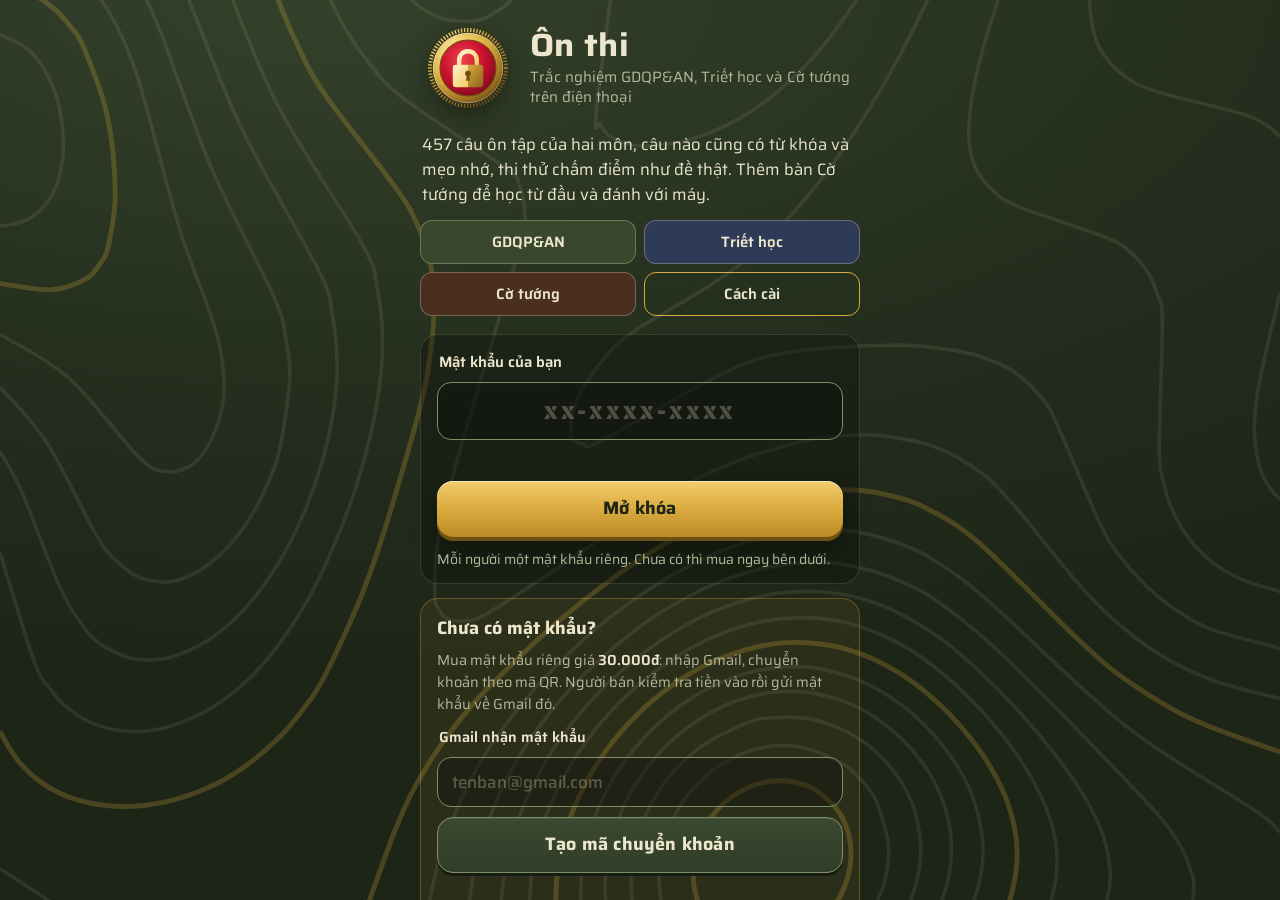
<file: index.html>
<!doctype html>
<html lang="vi">
<head>
<meta charset="utf-8">
<meta name="viewport" content="width=device-width, initial-scale=1, maximum-scale=1, user-scalable=no, viewport-fit=cover">
<meta name="color-scheme" content="dark">
<meta name="theme-color" content="#26301F">
<title>Ôn thi</title>
<link rel="stylesheet" href="fonts/fonts.css">
<link rel="stylesheet" href="app.css">
<link rel="stylesheet" href="mo_khoa.css">
<link rel="manifest" href="manifest.webmanifest">
<link rel="apple-touch-icon" href="icon/icon-180.png">
<link rel="icon" href="icon/icon-192.png">
<meta name="apple-mobile-web-app-capable" content="yes">
<meta name="mobile-web-app-capable" content="yes">
<meta name="apple-mobile-web-app-status-bar-style" content="black-translucent">
<meta name="apple-mobile-web-app-title" content="Ôn thi">
<link rel="stylesheet" href="co.css">
</head>
<body class="cho-mo">
<div id="nen" aria-hidden="true"></div>

<!-- Bảng màu kim loại dùng chung cho huy hiệu -->
<svg class="kho-hinh" aria-hidden="true" focusable="false" width="0" height="0">
  <defs>
    <radialGradient id="g-vang" cx="34%" cy="28%" r="78%">
      <stop offset="0" stop-color="#FFF3C4"/><stop offset=".28" stop-color="#F2CF73"/>
      <stop offset=".6" stop-color="#D9AA3D"/><stop offset=".86" stop-color="#9C7320"/><stop offset="1" stop-color="#6E4F12"/>
    </radialGradient>
    <radialGradient id="g-kim" cx="34%" cy="28%" r="78%">
      <stop offset="0" stop-color="#B9BF9C"/><stop offset=".35" stop-color="#859070"/>
      <stop offset=".75" stop-color="#58633F"/><stop offset="1" stop-color="#394228"/>
    </radialGradient>
    <radialGradient id="g-men-do" cx="40%" cy="34%" r="72%">
      <stop offset="0" stop-color="#F0444C"/><stop offset=".55" stop-color="#C8102E"/><stop offset="1" stop-color="#7A0A1C"/>
    </radialGradient>
    <radialGradient id="g-men-reu" cx="40%" cy="34%" r="72%">
      <stop offset="0" stop-color="#46553A"/><stop offset="1" stop-color="#232C1B"/>
    </radialGradient>
    <!-- Triết học: men xanh lam, kim loại ánh thép xanh -->
    <radialGradient id="g-men-lam" cx="40%" cy="34%" r="72%">
      <stop offset="0" stop-color="#5A93EC"/><stop offset=".55" stop-color="#2156B4"/><stop offset="1" stop-color="#0F2A66"/>
    </radialGradient>
    <radialGradient id="g-men-muc" cx="40%" cy="34%" r="72%">
      <stop offset="0" stop-color="#3D4866"/><stop offset="1" stop-color="#1B2133"/>
    </radialGradient>
    <radialGradient id="g-kim-lam" cx="34%" cy="28%" r="78%">
      <stop offset="0" stop-color="#BCC3D6"/><stop offset=".35" stop-color="#848DA8"/>
      <stop offset=".75" stop-color="#535C78"/><stop offset="1" stop-color="#343B52"/>
    </radialGradient>
    <linearGradient id="g-sao-sang" x1="0" y1="0" x2="1" y2="1">
      <stop offset="0" stop-color="#FFF6D2"/><stop offset="1" stop-color="#F2C95E"/>
    </linearGradient>
    <linearGradient id="g-sao-toi" x1="0" y1="0" x2="1" y2="1">
      <stop offset="0" stop-color="#D9AA3D"/><stop offset="1" stop-color="#8A6418"/>
    </linearGradient>
  </defs>
</svg>

<section id="man-chinh" class="man" aria-label="Trang chính">
  <div class="cuon" id="cuon-chinh">
    <div class="thanh-chinh">
      <button class="nut-menu" id="nut-menu" aria-label="Mở menu chọn cỡ đề" aria-expanded="false" aria-controls="menu">
        <svg viewBox="0 0 24 24" aria-hidden="true"><path d="M4 6.5h16M4 12h16M4 17.5h16"/></svg>
      </button>
      <div class="chon-mon" id="chon-mon" role="tablist" aria-label="Chọn môn" data-chon="qp">
        <i class="con-truot" aria-hidden="true"></i>
        <button role="tab" id="tab-qp" data-mon="qp" aria-selected="true" aria-controls="noi-dung">GDQP&amp;AN</button>
        <button role="tab" id="tab-tr" data-mon="tr" aria-selected="false" aria-controls="noi-dung" tabindex="-1">Triết học</button>
        <button role="tab" id="tab-co" data-mon="co" aria-selected="false" aria-controls="noi-dung" tabindex="-1">Cờ tướng</button>
      </div>
    </div>
    <div id="noi-dung" role="tabpanel" aria-labelledby="tab-qp">
      <div id="nd-co" hidden></div>
      <div id="nd-thi">
      <header class="dau-trang">
        <div class="huy-lon" id="huy-lon"></div>
        <div class="dau-chu">
          <h1 class="ten-app" id="ten-app">Ôn thi GDQP&amp;AN</h1>
          <p class="thuoc" id="thuoc"></p>
        </div>
      </header>
      <h2 class="nhan-muc" id="nhan-thi">Thi thử</h2>
      <p class="chu-thich" id="chu-thich-thi"></p>
      <div class="luoi-de" id="luoi-de"></div>
      <div id="muc-bo" hidden>
        <h2 class="nhan-muc">Bộ ôn tập của cô</h2>
        <p class="chu-thich">Đề thi thật 50 câu có 17 câu lấy từ 100 câu cô phát. Ba câu trùng nhau đã gộp, còn 97 câu.</p>
        <ul class="ds-bai gon" id="ds-bo"></ul>
      </div>
      <h2 class="nhan-muc" id="nhan-bai">Học theo bài</h2>
      <p class="chu-thich">Chọn xong biết đúng sai ngay, kèm từ khóa và mẹo nhớ.</p>
      <ol class="ds-bai" id="ds-bai"></ol>
      </div>
    </div>
  </div>
</section>

<section id="man-lam" class="man" aria-label="Làm bài" hidden>
  <header class="thanh-tren">
    <button class="nut-ve" id="nut-ve" aria-label="Về trang chính">
      <svg viewBox="0 0 24 24" aria-hidden="true"><path d="M15 5l-7 7 7 7"/></svg>
    </button>
    <div class="tieu-de"><b id="lam-bai"></b><span id="lam-ten"></span></div>
    <div class="dem" id="lam-dem"></div>
  </header>
  <div class="tien-do" id="tien-do" aria-hidden="true"></div>
  <main class="cuon" id="cuon">
    <div class="san" id="san"></div>
    <div id="cho-meo"></div>
  </main>
  <footer class="thanh-duoi" id="thanh-duoi">
    <button class="nut-chinh" id="nut-tiep">Câu tiếp</button>
    <div class="dieu-huong" id="dieu-huong">
      <button class="nut-phu nut-mui" id="thi-truoc" aria-label="Câu trước">
        <svg viewBox="0 0 24 24" aria-hidden="true"><path d="M15 5l-7 7 7 7"/></svg>
      </button>
      <button class="nut-phu" id="thi-phieu"></button>
      <button class="nut-phu nut-mui" id="thi-sau" aria-label="Câu sau">
        <svg viewBox="0 0 24 24" aria-hidden="true"><path d="M9 5l7 7-7 7"/></svg>
      </button>
    </div>
  </footer>
</section>

<section id="man-ket" class="man" aria-label="Kết quả" hidden>
  <main class="cuon ket" id="ket"></main>
</section>

<section id="man-co" class="man" aria-label="Cờ tướng" hidden></section>
<aside id="co-ngan" class="ngan-co" aria-label="Thông tin ván cờ" hidden>
  <button class="ngan-dong" aria-label="Đóng"><svg viewBox="0 0 24 24" aria-hidden="true"><path d="M6.5 6.5l11 11M17.5 6.5l-11 11"/></svg></button>
  <div class="ngan-nd"></div>
</aside>
<div class="lop-phu" id="co-tam" hidden>
  <div class="tam-hoi tam-co" role="dialog" aria-modal="true" tabindex="-1"></div>
</div>

<!-- Menu: chọn số câu mỗi đề thi thử -->
<div class="lop-menu" id="menu" hidden>
  <nav class="ngan-menu" role="dialog" aria-modal="true" aria-labelledby="menu-tieu-de" tabindex="-1">
    <div class="dau-menu">
      <h2 id="menu-tieu-de">Tùy chọn</h2>
      <button class="nut-dong" id="menu-dong" aria-label="Đóng menu">
        <svg viewBox="0 0 24 24" aria-hidden="true"><path d="M6.5 6.5l11 11M17.5 6.5l-11 11"/></svg>
      </button>
    </div>
    <div id="menu-thi">
      <h3 class="muc-menu" id="menu-co">Số câu mỗi đề thi thử</h3>
      <p class="chu-thich-menu" id="menu-chu-thich"></p>
      <div class="ds-co" id="ds-co" role="radiogroup" aria-label="Số câu mỗi đề"></div>
    </div>
    <div id="menu-cotuong" hidden></div>
    <h3 class="muc-menu">Âm thanh</h3>
    <div class="dong-am">
      <p><b>Tiếng đúng, sai và kèn</b><small>Gạt iPhone sang im lặng thì app cũng im.</small></p>
      <button class="cong-tac" id="nut-am" role="switch" aria-checked="true" aria-label="Âm thanh đúng, sai và kèn"><i></i></button>
    </div>
  </nav>
</div>

<!-- Phiếu trả lời của bài thi thử -->
<div class="lop-phu" id="phieu" hidden>
  <div class="tam-hoi tam-phieu" role="dialog" aria-modal="true" aria-labelledby="phieu-tieu-de" tabindex="-1">
    <div class="dau-phieu"><h2 id="phieu-tieu-de">Phiếu trả lời</h2><span id="phieu-dem"></span></div>
    <div class="luoi-phieu" id="luoi-phieu"></div>
    <button class="nut-chinh" id="phieu-nop">Nộp bài</button>
    <button class="nut-chu" id="phieu-dong">Làm tiếp</button>
  </div>
</div>

<!-- Hộp hỏi dùng chung (làm tiếp, nộp bài) -->
<div class="lop-phu" id="hoi" hidden>
  <div class="tam-hoi" role="dialog" aria-modal="true" aria-labelledby="hoi-tieu-de" tabindex="-1">
    <h2 id="hoi-tieu-de"></h2>
    <p id="hoi-noi-dung"></p>
    <div class="hoi-nut" id="hoi-nut"></div>
  </div>
</div>

<div id="fx" aria-hidden="true"><canvas id="phao"></canvas></div>
<div class="an" id="thong-bao" aria-live="polite"></div>

<script src="dia_hinh.js"></script>
<script src="xoay_oc.js"></script>
<script src="co_may.js"></script>
<script src="co_phan_tich.js"></script>
<script src="co_bai.js"></script>
<script src="co_the.js"></script>
<script src="co_ban.js"></script>
<script src="co_mang.js"></script>
<script src="co_van.js"></script>
<script src="co_mau.js"></script>
<script src="co_anh.js"></script>
<script src="co_ui.js"></script>
<script src="cau_hinh.js"></script>
<script src="mo_khoa.js"></script>
</body>
</html>
</file>
<file: fonts/fonts.css>
/* Saira + Saira Stencil One (SIL OFL 1.1), Google Fonts */
@font-face {
  font-family: 'Saira';
  font-style: normal;
  font-weight: 300 800;
  font-stretch: 75% 125%;
  font-display: swap;
  src: url(saira-vietnamese.woff2) format('woff2');
  unicode-range: U+0102-0103, U+0110-0111, U+0128-0129, U+0168-0169, U+01A0-01A1, U+01AF-01B0, U+0300-0301, U+0303-0304, U+0308-0309, U+0323, U+0329, U+1EA0-1EF9, U+20AB;
}
@font-face {
  font-family: 'Saira';
  font-style: normal;
  font-weight: 300 800;
  font-stretch: 75% 125%;
  font-display: swap;
  src: url(saira-latin-ext.woff2) format('woff2');
  unicode-range: U+0100-02BA, U+02BD-02C5, U+02C7-02CC, U+02CE-02D7, U+02DD-02FF, U+0304, U+0308, U+0329, U+1D00-1DBF, U+1E00-1E9F, U+1EF2-1EFF, U+2020, U+20A0-20AB, U+20AD-20C4, U+2113, U+2C60-2C7F, U+A720-A7FF;
}
@font-face {
  font-family: 'Saira';
  font-style: normal;
  font-weight: 300 800;
  font-stretch: 75% 125%;
  font-display: swap;
  src: url(saira-latin.woff2) format('woff2');
  unicode-range: U+0000-00FF, U+0131, U+0152-0153, U+02BB-02BC, U+02C6, U+02DA, U+02DC, U+0304, U+0308, U+0329, U+2000-206F, U+20AC, U+2122, U+2191, U+2193, U+2212, U+2215, U+FEFF, U+FFFD;
}
@font-face {
  font-family: 'Saira Stencil One';
  font-style: normal;
  font-weight: 400;
  font-display: swap;
  src: url(saira-stencil-one-vietnamese.woff2) format('woff2');
  unicode-range: U+0102-0103, U+0110-0111, U+0128-0129, U+0168-0169, U+01A0-01A1, U+01AF-01B0, U+0300-0301, U+0303-0304, U+0308-0309, U+0323, U+0329, U+1EA0-1EF9, U+20AB;
}
@font-face {
  font-family: 'Saira Stencil One';
  font-style: normal;
  font-weight: 400;
  font-display: swap;
  src: url(saira-stencil-one-latin-ext.woff2) format('woff2');
  unicode-range: U+0100-02BA, U+02BD-02C5, U+02C7-02CC, U+02CE-02D7, U+02DD-02FF, U+0304, U+0308, U+0329, U+1D00-1DBF, U+1E00-1E9F, U+1EF2-1EFF, U+2020, U+20A0-20AB, U+20AD-20C4, U+2113, U+2C60-2C7F, U+A720-A7FF;
}
@font-face {
  font-family: 'Saira Stencil One';
  font-style: normal;
  font-weight: 400;
  font-display: swap;
  src: url(saira-stencil-one-latin.woff2) format('woff2');
  unicode-range: U+0000-00FF, U+0131, U+0152-0153, U+02BB-02BC, U+02C6, U+02DA, U+02DC, U+0304, U+0308, U+0329, U+2000-206F, U+20AC, U+2122, U+2191, U+2193, U+2212, U+2215, U+FEFF, U+FFFD;
}
</file>
<file: app.css>
/* Ôn thi GDQP&AN — "bản đồ tác chiến ban đêm": nền rêu, đường đồng mức, huy hiệu đồng thau */
:root {
  --reu: #26301F;          /* nền */
  --reu-sau: #1D2517;      /* nền đáy, vùng tối */
  --reu-sang: #34412A;     /* đỉnh nền, đầu ngăn menu / hộp hỏi */
  --tam-sang: #3B4931;     /* tấm (đáp án, đề, nút phụ): mép trên */
  --tam: #313D27;          /*                            mép dưới */
  --tam-day: #161C10;      /* bóng đáy tấm */
  --chon-sang: #4C4A2B;    /* tấm đang chọn (ánh đồng) */
  --chon: #3D3B22;
  --chon-day: #1E1C0E;
  --ranh: #2A3321;         /* rãnh công tắc tắt */
  --day-mo: rgba(29, 37, 23, .97);   /* nền thanh dưới */
  --day-trong: rgba(29, 37, 23, 0);
  --che: rgba(10, 13, 8, .6);        /* lớp che sau menu / hộp hỏi */
  --vien: #7E8E66;         /* viền tấm (3,9:1 với nền) */
  --kaki: #ECE6CC;         /* chữ chính */
  --kaki-phu: #B4B99A;     /* chữ phụ */
  --dong: #D9AA3D;         /* đồng thau: huy hiệu, tiến độ, từ khóa */
  --dong-sang: #F2CF73;
  --dung: #5CC98E;
  --sai: #FF6B57;
  --giay: #E9E2C4;         /* giấy vở trong thẻ mẹo */
  --muc: #1F2716;          /* mực trên giấy */
  --font: 'Saira', system-ui, -apple-system, sans-serif;
  --font-so: 'Saira Stencil One', 'Saira', sans-serif;
  --tren: env(safe-area-inset-top, 0px);
  --duoi: env(safe-area-inset-bottom, 0px);
  --lo-xo: cubic-bezier(.2, 1.15, .3, 1);
  --em: cubic-bezier(.2, .9, .25, 1);
}
/* Triết học: mực xanh đêm, cùng đồng thau và chữ kem (tương phản bằng hoặc hơn bảng GDQP) */
body[data-mon="tr"] {
  --reu: #222A3D;
  --reu-sau: #181D2B;
  --reu-sang: #323C58;
  --tam-sang: #36405C;
  --tam: #2C3550;
  --tam-day: #10141F;
  --chon-sang: #4A4636;
  --chon: #3A372B;
  --chon-day: #1C1A12;
  --ranh: #283048;
  --day-mo: rgba(24, 29, 43, .97);
  --day-trong: rgba(24, 29, 43, 0);
  --che: rgba(8, 10, 18, .62);
  --vien: #7884A8;
  --kaki-phu: #B3B9CD;
}

* { box-sizing: border-box; }
html, body { height: 100%; margin: 0; }
body {
  background: var(--reu-sau);
  color: var(--kaki);
  font: 400 16px/1.5 var(--font);
  overflow: hidden;
  -webkit-text-size-adjust: 100%;
  -webkit-user-select: none; user-select: none;
  -webkit-touch-callout: none;
  -webkit-tap-highlight-color: transparent;
}
button { font: inherit; color: inherit; cursor: pointer; touch-action: manipulation; }
button:focus-visible, summary:focus-visible { outline: 2px solid var(--dong); outline-offset: 3px; }
h1, h2, h3, p { margin: 0; }
.an { position: absolute; width: 1px; height: 1px; overflow: hidden; clip: rect(0 0 0 0); white-space: nowrap; }
.kho-hinh { position: absolute; width: 0; height: 0; }

/* ---------- Nền: bản đồ đồng mức (GDQP) / dải xoáy ốc (Triết), đổi môn thì hòa dần ---------- */
#nen { position: fixed; inset: 0; z-index: 0; pointer-events: none; }
#nen::after {
  content: ''; position: absolute; inset: 0;
  background-image:
    linear-gradient(rgba(236, 230, 204, .035) 1px, transparent 1px),
    linear-gradient(90deg, rgba(236, 230, 204, .035) 1px, transparent 1px);
  background-size: 72px 72px;
}
.lop-nen { position: absolute; inset: 0; opacity: 0; visibility: hidden; transition: opacity .7s ease, visibility 0s .7s; }
.lop-nen.hien { opacity: 1; visibility: visible; transition: opacity .7s ease; }
.lop-nen.qp { background: radial-gradient(130% 75% at 25% 0%, #34412A 0%, #26301F 50%, #1D2517 100%); }
.lop-nen.tr { background: radial-gradient(130% 75% at 25% 0%, #323C58 0%, #222A3D 50%, #181D2B 100%); }
#nen svg { position: absolute; inset: 0; width: 100%; height: 100%; }
.dm path { fill: none; stroke: rgba(236, 230, 204, .085); stroke-width: 1.7; }
.dm-cai path { fill: none; stroke: rgba(217, 170, 61, .24); stroke-width: 2.3; }
.xo-sau path { stroke: rgba(236, 230, 204, .045); }    /* nửa vòng xoáy phía sau */
.dm-cai path.s { stroke: rgba(217, 170, 61, .12); }

/* ---------- Màn hình ---------- */
.man { position: fixed; inset: 0; z-index: 1; display: flex; flex-direction: column; will-change: transform; }
.man[hidden] { display: none; }
.cuon { flex: 1; overflow-y: auto; -webkit-overflow-scrolling: touch; overscroll-behavior: contain; }

/* ---------- Nút ---------- */
.nut-chinh, .nut-phu, .nut-chu {
  display: block; width: 100%; min-height: 56px; border-radius: 16px; border: 0;
  font-weight: 700; font-size: 18px; line-height: 1.2; letter-spacing: .2px;
  transition: transform .12s, box-shadow .12s, filter .12s;
}
.nut-chinh {
  color: #1E2616;
  background: linear-gradient(180deg, #F3CD6E 0%, #D9AA3D 52%, #B98A26 100%);
  box-shadow: 0 4px 0 #6E5214, 0 10px 24px rgba(0, 0, 0, .35), inset 0 1px 0 rgba(255, 255, 255, .55);
}
.nut-chinh small { display: block; margin-top: 2px; font-size: 13.5px; font-weight: 500; opacity: .82; }
.nut-chinh:active { transform: translateY(3px); box-shadow: 0 1px 0 #6E5214, 0 4px 12px rgba(0, 0, 0, .3), inset 0 1px 0 rgba(255, 255, 255, .45); }
.nut-phu {
  color: var(--kaki); background: linear-gradient(180deg, var(--tam-sang), var(--tam));
  border: 1px solid var(--vien); box-shadow: 0 3px 0 var(--tam-day), inset 0 1px 0 rgba(255, 255, 255, .07);
}
.nut-phu:active { transform: translateY(2px); box-shadow: 0 1px 0 var(--tam-day); }
.nut-chu { background: none; color: var(--kaki-phu); font-weight: 600; font-size: 16px; min-height: 48px; }
.nut-chu:active { color: var(--kaki); }

/* ---------- Trang chính ---------- */
.thanh-chinh { display: flex; align-items: center; gap: 10px; padding: calc(var(--tren) + 6px) 12px 0; }
.nut-menu {
  flex: none; width: 44px; height: 44px; display: grid; place-items: center;
  border: 0; border-radius: 12px; background: rgba(236, 230, 204, .07);
}
/* Chọn môn: hai nấc, con trượt đồng thau chạy sang nấc được chọn */
.chon-mon {
  position: relative; flex: 1; max-width: 320px; margin-left: auto;
  display: grid; grid-template-columns: 1fr 1fr; border-radius: 14px;
  background: rgba(10, 12, 8, .32); border: 1px solid rgba(236, 230, 204, .14);
  box-shadow: inset 0 2px 4px rgba(0, 0, 0, .35);
}
.chon-mon button {
  position: relative; z-index: 1; min-height: 44px; padding: 0 6px; border: 0; border-radius: 13px; background: none;
  display: flex; align-items: center; justify-content: center;
  font-size: 15.5px; font-weight: 700; color: var(--kaki-phu); white-space: nowrap; transition: color .3s;
}
.chon-mon button[aria-selected="true"] { color: #1E2616; }
.con-truot {
  position: absolute; top: 3px; bottom: 3px; left: 3px; width: calc(50% - 3px); border-radius: 11px;
  background: linear-gradient(180deg, #F3CD6E 0%, #D9AA3D 55%, #B98A26 100%);
  box-shadow: 0 2px 0 #6E5214, inset 0 1px 0 rgba(255, 255, 255, .55);
  transition: transform .42s var(--lo-xo);
}
.chon-mon[data-chon="tr"] .con-truot { transform: translateX(100%); }
.nut-menu svg { width: 24px; height: 24px; fill: none; stroke: var(--kaki); stroke-width: 2.4; stroke-linecap: round; }
.nut-menu:active { background: rgba(236, 230, 204, .14); }
.dau-trang {
  display: grid; grid-template-columns: 116px 1fr; gap: 14px; align-items: center;
  padding: 2px 20px 10px;
}
.huy-lon { width: 116px; height: 116px; }
.huy-lon svg { width: 100%; height: 100%; overflow: visible; filter: drop-shadow(0 8px 14px rgba(0, 0, 0, .45)); }
.ten-app { font-weight: 700; font-size: 25px; line-height: 1.15; font-stretch: 112%; letter-spacing: .3px; }
.thuoc { margin-top: 6px; color: var(--kaki-phu); font-size: 15px; line-height: 1.35; }
.thuoc b { display: block; margin-top: 2px; font: 400 32px/1.05 var(--font-so); color: var(--dong); letter-spacing: .5px; }
.thuoc b small { font: 600 16px var(--font); color: var(--kaki-phu); letter-spacing: 0; }

.vong-nen { fill: none; stroke: rgba(236, 230, 204, .12); }
.vong-tien { fill: none; stroke: var(--dong); stroke-linecap: round; filter: drop-shadow(0 0 3px rgba(217, 170, 61, .55)); }
.huy-lon .vong-nen, .huy-lon .vong-tien { stroke-width: 5; }

.nhan-muc { margin: 18px 22px 2px; font-size: 16px; font-weight: 700; color: var(--kaki); }
.chu-thich { margin: 0 22px 10px; font-size: 13.5px; line-height: 1.4; color: var(--kaki-phu); }
.ds-bai { list-style: none; margin: 0; padding: 0 10px calc(28px + var(--duoi)); }
.ds-bai.gon { padding-bottom: 4px; }

/* 10 đề thi thử: tấm thép dập số */
.luoi-de { display: grid; grid-template-columns: repeat(var(--cot, 4), 1fr); gap: 10px; padding: 0 16px; }
.de {
  position: relative; min-height: 84px; padding: 7px 2px 8px; border-radius: 12px;
  display: flex; flex-direction: column; align-items: center; justify-content: space-between;
  border: 1px solid var(--vien); background: linear-gradient(180deg, var(--tam-sang) 0%, var(--tam) 100%);
  box-shadow: 0 3px 0 var(--tam-day), inset 0 1px 0 rgba(255, 255, 255, .08);
  transition: transform .12s, box-shadow .12s;
}
.de:active { transform: translateY(2px); box-shadow: 0 1px 0 var(--tam-day); }
.de .nhan { font-size: 12px; font-weight: 600; color: var(--kaki-phu); line-height: 1; }
.de b { font: 400 28px/1 var(--font-so); color: var(--kaki); }
.de .kq { font: 600 12.5px/1 var(--font); color: var(--kaki-phu); white-space: nowrap; }
.de .kq.cao { font: 400 15px/1 var(--font-so); color: var(--dong-sang); }
.de .kq.vua { font: 400 15px/1 var(--font-so); color: var(--kaki); }
.de .kq.thap { font: 400 15px/1 var(--font-so); color: #FF8B7A; }
.de .kq.dang { color: var(--dong); }
.de.da-thi { border-color: rgba(217, 170, 61, .75); }
.de.dang-lam::after {
  content: ''; position: absolute; top: 6px; right: 6px; width: 7px; height: 7px; border-radius: 50%;
  background: var(--dong); box-shadow: 0 0 6px var(--dong); animation: nhip 1.6s ease-in-out infinite;
}
.ds-bai li + li { border-top: 1px solid rgba(236, 230, 204, .07); }
.bai {
  width: 100%; display: grid; grid-template-columns: 54px 1fr; gap: 12px; align-items: center;
  min-height: 70px; padding: 8px 10px; border: 0; border-radius: 16px; background: none; text-align: left;
  transition: background .2s;
}
.bai:active { background: rgba(236, 230, 204, .07); }
.bai svg { width: 54px; height: 54px; overflow: visible; filter: drop-shadow(0 3px 5px rgba(0, 0, 0, .45)); }
.bai .vong-nen, .bai .vong-tien { stroke-width: 3.2; }
.so-bai { font: 400 15px var(--font-so); fill: var(--kaki); }
.hb.xong .so-bai { fill: #FFF3C4; }
.so-bai.chu { font-size: 13.5px; }
.chu-bai { min-width: 0; }
.chu-bai .ten {
  display: -webkit-box; -webkit-line-clamp: 2; -webkit-box-orient: vertical; overflow: hidden;
  font-size: 16px; line-height: 1.32; font-weight: 500;
}
.chu-bai .phu { display: block; margin-top: 3px; font-size: 13.5px; color: var(--kaki-phu); }
.phu .dang { color: var(--dong); font-weight: 600; }
.phu .xong { color: var(--dung); font-weight: 600; }

/* ---------- Làm bài ---------- */
.thanh-tren {
  display: grid; grid-template-columns: 48px 1fr auto; gap: 6px; align-items: center;
  padding: calc(var(--tren) + 6px) 12px 4px 8px;
}
.nut-ve {
  width: 44px; height: 44px; display: grid; place-items: center;
  border: 0; border-radius: 12px; background: rgba(236, 230, 204, .07);
}
.nut-ve svg { width: 22px; height: 22px; fill: none; stroke: var(--kaki); stroke-width: 2.4; stroke-linecap: round; stroke-linejoin: round; }
.nut-ve:active { background: rgba(236, 230, 204, .14); }
.tieu-de { min-width: 0; }
.tieu-de b { display: block; font: 400 17px/1.2 var(--font-so); color: var(--dong); letter-spacing: .4px; }
.tieu-de span { display: block; font-size: 13px; color: var(--kaki-phu); white-space: nowrap; overflow: hidden; text-overflow: ellipsis; }
.dem { font: 400 22px/1 var(--font-so); white-space: nowrap; }
.dem small { font-size: 15px; color: var(--kaki-phu); }

.tien-do { display: flex; gap: 3px; height: 6px; margin: 6px 16px 8px; }
.tien-do i { flex: 1; border-radius: 3px; background: rgba(236, 230, 204, .13); transition: background .35s; }
.tien-do i.dung { background: var(--dung); }
.tien-do i.sai { background: var(--sai); }
.tien-do i.dang { background: var(--dong); animation: nhip 1.6s ease-in-out infinite; }
.tien-do i.da { background: linear-gradient(90deg, #B98A26, var(--dong-sang)); }
.thi .tien-do i.dang { background: var(--kaki); }
.tien-do.lien { gap: 0; border-radius: 3px; overflow: hidden; background: rgba(236, 230, 204, .13); }
.tien-do.lien i { flex: none; border-radius: 0; transition: width .4s var(--em); }
.tien-do.lien i.da-to { background: linear-gradient(90deg, #B98A26, var(--dong-sang)); }
@keyframes nhip { 50% { opacity: .45; } }

#man-lam .cuon { padding: 12px 16px calc(112px + var(--duoi)); }
/* chữ cuộn qua mép trên thì mờ dần thay vì bị cắt ngang */
#man-lam .cuon { -webkit-mask-image: linear-gradient(to bottom, transparent 0, #000 14px); mask-image: linear-gradient(to bottom, transparent 0, #000 14px); }
.luoi-phieu {
  -webkit-mask-image: linear-gradient(to bottom, transparent 0, #000 12px, #000 calc(100% - 12px), transparent 100%);
  mask-image: linear-gradient(to bottom, transparent 0, #000 12px, #000 calc(100% - 12px), transparent 100%);
}
.meta { display: flex; flex-wrap: wrap; align-items: center; gap: 8px; margin: 8px 2px 10px; font-size: 13.5px; color: var(--kaki-phu); }
.meta .nguon-co { color: var(--dong); font-weight: 600; }   /* câu trong bộ ôn tập cô phát: có thể vào đề thật */
.pill-sai {
  padding: 3px 10px; border-radius: 999px; font-weight: 700; font-size: 13px; color: #FF8B7A;
  background: rgba(255, 107, 87, .14); border: 1px solid rgba(255, 107, 87, .5);
}
.cau-hoi { margin: 0 2px 18px; font-size: 20px; line-height: 1.48; font-weight: 500; text-wrap: pretty; }
.phu-dinh { text-decoration: none; color: #FF8B7A; border-bottom: 2px solid rgba(255, 107, 87, .55); }

.ds-pa { display: grid; gap: 10px; }
.pa {
  position: relative; overflow: hidden;
  display: grid; grid-template-columns: 34px 1fr 24px; gap: 12px; align-items: center;
  min-height: 58px; padding: 11px 12px; text-align: left;
  border-radius: 14px; border: 1px solid var(--vien);
  background: linear-gradient(180deg, var(--tam-sang) 0%, var(--tam) 100%);
  box-shadow: 0 3px 0 var(--tam-day), inset 0 1px 0 rgba(255, 255, 255, .07);
  font-size: 17px; line-height: 1.42; font-weight: 500;
  transition: transform .12s, box-shadow .12s, opacity .35s, filter .35s, background .3s, border-color .3s;
}
.pa:active { transform: translateY(2px); box-shadow: 0 1px 0 var(--tam-day), inset 0 1px 0 rgba(255, 255, 255, .05); }
.pa .chu {
  width: 34px; height: 34px; display: grid; place-items: center; border-radius: 9px;
  font: 400 18px/1 var(--font-so); color: #2A2008;
  background: linear-gradient(160deg, #F6D57E, #D9AA3D 50%, #A87C21);
  box-shadow: inset 0 1px 0 rgba(255, 255, 255, .6), 0 1px 0 rgba(0, 0, 0, .4);
  transition: background .3s;
}
.pa .dau { width: 24px; height: 24px; }
.pa::after {  /* vệt sáng quét qua tấm khi có kết quả */
  content: ''; position: absolute; inset: 0; pointer-events: none; opacity: 0;
  background: linear-gradient(105deg, transparent 30%, var(--loe, rgba(255, 255, 255, .35)) 50%, transparent 70%);
  transform: translateX(-110%);
}
.ds-pa.khoa .pa { pointer-events: none; }
.pa.dung {
  border-color: var(--dung); color: #F2FFF7;
  background: linear-gradient(180deg, #275D41 0%, #1E4932 100%);
  box-shadow: 0 3px 0 #0E2618, 0 0 0 3px rgba(92, 201, 142, .22), 0 0 22px rgba(92, 201, 142, .25);
  --loe: rgba(190, 255, 220, .45);
}
.pa.dung .chu { background: linear-gradient(160deg, #A6F0C6, #5CC98E 55%, #2E9560); color: #0B2416; }
.pa.dung .dau { color: var(--dung); }
.pa.sai {
  border-color: var(--sai);
  background: linear-gradient(180deg, #672D24 0%, #52231D 100%);
  box-shadow: 0 3px 0 #2A100D, 0 0 0 3px rgba(255, 107, 87, .2);
  --loe: rgba(255, 170, 150, .5);
}
.pa.sai .chu { background: linear-gradient(160deg, #FFB6A9, #FF6B57 55%, #C03F2E); color: #2A0A06; }
.pa.sai .dau { color: var(--sai); }
.pa.dung::after, .pa.sai::after { animation: quet .8s .05s ease-out; }
.pa.sai { animation: lac .46s cubic-bezier(.36, .07, .19, .97); }
.pa.nhay { animation: nay .7s .25s var(--lo-xo); }
.pa .nd { max-height: 12em; transition: max-height .4s var(--em); }
.pa.mo { opacity: .4; filter: saturate(.4); min-height: 46px; padding-top: 7px; padding-bottom: 7px; }
.pa.mo .nd { max-height: 1.42em; overflow: hidden; display: -webkit-box; -webkit-line-clamp: 1; -webkit-box-orient: vertical; }
@keyframes quet { 0% { opacity: 1; transform: translateX(-110%); } 100% { opacity: 1; transform: translateX(110%); } }
@keyframes lac {
  15% { transform: translateX(-9px); } 30% { transform: translateX(8px); } 45% { transform: translateX(-6px); }
  60% { transform: translateX(4px); } 75% { transform: translateX(-2px); }
}
@keyframes nay { 40% { transform: scale(1.03); } }

.ic { width: 100%; height: 100%; display: block; }
.ic path { fill: none; stroke: currentColor; stroke-width: 2.8; stroke-linecap: round; stroke-linejoin: round; stroke-dasharray: 26; stroke-dashoffset: 26; animation: ve .45s .1s ease-out forwards; }
@keyframes ve { to { stroke-dashoffset: 0; } }

/* Thẻ mẹo: trang vở có lề đỏ, từ khóa tô bút dạ quang */
.the-meo {
  position: relative; margin: 16px 0 6px; padding: 16px 16px 18px 30px;
  border-radius: 6px 18px 18px 18px; color: var(--muc);
  background: linear-gradient(180deg, #EFE9CF 0%, var(--giay) 100%);
  box-shadow: 0 2px 0 #B5AC85, 0 14px 30px rgba(0, 0, 0, .38);
  transform-origin: 50% 0;
}
.the-meo::before { content: ''; position: absolute; top: 0; bottom: 0; left: 17px; width: 2px; background: rgba(200, 16, 46, .38); }
.the-meo.vao { opacity: 0; transform: translateY(18px) rotateX(-12deg); }
.the-meo.vao.mo-ra { opacity: 1; transform: none; transition: opacity .3s ease-out, transform .55s var(--lo-xo); }
.ket-luan { display: flex; align-items: center; gap: 10px; margin-bottom: 12px; }
.dau-kl { flex: none; width: 34px; height: 34px; padding: 6px; border-radius: 50%; color: #fff; }
.la-dung .dau-kl { background: #1B6B42; }
.la-sai .dau-kl { background: #A8281C; }
.ket-luan b { display: block; font-size: 19px; font-weight: 700; line-height: 1.2; }
.la-dung .ket-luan b { color: #1B6B42; }
.la-sai .ket-luan b { color: #A8281C; }
.ket-luan small { display: block; margin-top: 2px; font-size: 15px; line-height: 1.4; color: var(--muc); font-weight: 500; }
.the-meo h3 { margin: 12px 0 4px; font-size: 13.5px; font-weight: 600; color: #5A6248; letter-spacing: .2px; }
.tu-khoa { font-size: 16px; line-height: 1.75; font-weight: 600; }
.tu-khoa mark {
  color: inherit; padding: 1px 3px; margin-right: 4px; border-radius: 3px;
  background: linear-gradient(transparent 52%, rgba(232, 182, 58, .62) 52%) no-repeat 0 0 / 0% 100%;
  -webkit-box-decoration-break: clone; box-decoration-break: clone;
}
.mo-ra .tu-khoa mark { background-size: 100% 100%; transition: background-size .55s var(--tre, 150ms) cubic-bezier(.6, 0, .2, 1); }
.ngay .tu-khoa mark { transition: none; }
.meo { font-size: 16.5px; line-height: 1.58; }
.meo b, .tu-khoa b { font-weight: 700; }
.nghi, .gc { margin-top: 12px; padding: 8px 10px; border-radius: 8px; font-size: 14.5px; line-height: 1.45; }
.nghi { background: rgba(217, 170, 61, .25); border-left: 3px solid #A87C21; font-weight: 500; }
.gc { background: rgba(31, 39, 22, .07); }

.thanh-duoi {
  position: absolute; left: 0; right: 0; bottom: 0; z-index: 3;
  padding: 22px 16px calc(12px + var(--duoi));
  background: linear-gradient(to top, var(--day-mo) 62%, var(--day-trong));
  transform: translateY(115%); transition: transform .42s var(--lo-xo);
}
.thanh-duoi.hien { transform: none; }
.dieu-huong { display: none; grid-template-columns: 56px 1fr 56px; gap: 10px; }
.thi .thanh-duoi { transform: none; }
.thi #nut-tiep { display: none; }
.thi .dieu-huong { display: grid; }
.nut-mui { display: grid; place-items: center; padding: 0; }
.nut-mui svg { width: 24px; height: 24px; fill: none; stroke: var(--kaki); stroke-width: 2.4; stroke-linecap: round; stroke-linejoin: round; }
.nut-mui:disabled { opacity: .35; }
#thi-phieu small { margin-left: 6px; font: 400 17px var(--font-so); color: var(--dong); }
#thi-phieu.nop { color: #1E2616; border: 0; background: linear-gradient(180deg, #F3CD6E 0%, #D9AA3D 52%, #B98A26 100%); box-shadow: 0 4px 0 #6E5214, inset 0 1px 0 rgba(255, 255, 255, .55); }
#thi-phieu.nop small { color: #3B2E0A; }

/* Thi thử: ô tròn tô bút chì như phiếu thật */
.bong {
  display: block; width: 22px; height: 22px; border-radius: 50%;
  border: 2px solid rgba(236, 230, 204, .45); position: relative;
}
.bong::after {
  content: ''; position: absolute; inset: 2px; border-radius: 50%; transform: scale(0);
  background: repeating-linear-gradient(-35deg, #F2CF73 0 2px, #D9AA3D 2px 3.5px);
}
.pa.chon {
  border-color: var(--dong);
  background: linear-gradient(180deg, var(--chon-sang) 0%, var(--chon) 100%);
  box-shadow: 0 3px 0 var(--chon-day), 0 0 0 3px rgba(217, 170, 61, .2);
}
.pa.chon .bong { border-color: var(--dong); }
.pa.chon .bong::after { transform: none; animation: to-chi .32s cubic-bezier(.3, 1.4, .5, 1); }
.pa.chon .bong.ngay::after { animation: none; }
@keyframes to-chi { from { transform: scale(.2) rotate(-60deg); } }

.luoi-phieu { display: grid; grid-template-columns: repeat(5, 1fr); gap: 8px; max-height: 52vh; overflow-y: auto; padding: 10px 2px; }
.o {
  min-height: 46px; display: flex; align-items: center; justify-content: space-between; padding: 0 8px;
  border-radius: 10px; border: 1px solid rgba(236, 230, 204, .16); background: rgba(236, 230, 204, .05);
}
.o span { font: 400 15px var(--font-so); color: var(--kaki-phu); }
.o i {
  width: 24px; height: 24px; display: grid; place-items: center; border-radius: 50%; font-style: normal;
  border: 1.5px solid rgba(236, 230, 204, .35); font: 400 13px var(--font-so);
}
.o.da i { border-color: var(--dong); background: var(--dong); color: #241C08; }
.o.da span { color: var(--kaki); }
.o.dang { border: 2px solid var(--dong); }
.dau-phieu { display: flex; align-items: baseline; justify-content: space-between; }
#phieu-dem { color: var(--kaki-phu); font-size: 15px; }
#phieu-dem b { font: 400 20px var(--font-so); color: var(--dong); }
.hoi-nut { display: grid; gap: 12px; }

/* ---------- Kết quả ---------- */
.ket { display: flex; flex-direction: column; align-items: center; padding: calc(var(--tren) + 26px) 20px calc(28px + var(--duoi)); text-align: center; }
.huy-ket { position: relative; width: 168px; height: 168px; perspective: 700px; }
.huy-ket svg { width: 100%; height: 100%; overflow: visible; filter: drop-shadow(0 14px 22px rgba(0, 0, 0, .5)); }
.huy-ket.vao svg { animation: huy-vao 1.5s var(--em) both; }
@keyframes huy-vao {
  0% { transform: translateY(-160px) rotateY(-600deg) scale(.5); opacity: 0; }
  35% { opacity: 1; }
  100% { transform: none; }
}
.loe {  /* ánh kim quét qua huy hiệu */
  position: absolute; inset: 14%; border-radius: 50%; overflow: hidden; pointer-events: none;
}
.loe::after {
  content: ''; position: absolute; inset: -20%;
  background: linear-gradient(110deg, transparent 38%, rgba(255, 255, 255, .55) 50%, transparent 62%);
  transform: translateX(-120%);
}
.huy-ket.vao .loe::after { animation: loe 1.1s 1.5s ease-in-out both; }
@keyframes loe { to { transform: translateX(120%); } }

.diem { margin-top: 14px; font: 400 80px/1 var(--font-so); color: var(--dong); text-shadow: 0 3px 0 #5E4510, 0 0 26px rgba(217, 170, 61, .35); }
.diem small { font-size: 28px; color: var(--kaki-phu); text-shadow: none; }
.xep-loai {
  display: inline-block; margin-top: 10px; padding: 6px 22px;
  font-weight: 700; font-size: 18px; font-stretch: 112%; color: #1E2616;
  clip-path: polygon(0 0, 100% 0, 94% 50%, 100% 100%, 0 100%, 6% 50%);
}
.xep-loai.vang { background: linear-gradient(180deg, #F3CD6E, #C9962E); }
.xep-loai.bac { background: linear-gradient(180deg, #E7E4D4, #B4B19A); }
.xep-loai.dong { background: linear-gradient(180deg, #E0A574, #A8693A); }
.xep-loai.do { background: linear-gradient(180deg, #FF9A8B, #D9483A); }
.tom-tat { margin-top: 10px; color: var(--kaki-phu); font-size: 15px; }
.thong-ke { display: flex; gap: 10px; margin: 16px 0 22px; }
.tk {
  display: flex; align-items: center; gap: 8px; padding: 8px 16px; border-radius: 12px;
  font-weight: 600; font-size: 16px; background: rgba(236, 230, 204, .06); border: 1px solid rgba(236, 230, 204, .14);
}
.tk .ic { width: 20px; height: 20px; }
.tk.dung .ic { color: var(--dung); }
.tk.sai .ic { color: var(--sai); }
.tk.bo i { width: 14px; height: 14px; border-radius: 50%; border: 2px solid var(--kaki-phu); }
.thong-ke { flex-wrap: wrap; justify-content: center; }
.loc { display: flex; gap: 8px; width: 100%; margin-bottom: 12px; }
.loc button {
  flex: 1; min-height: 44px; border-radius: 12px; font-size: 14.5px; font-weight: 600;
  color: var(--kaki-phu); background: none; border: 1px solid rgba(236, 230, 204, .18);
}
.loc button[aria-pressed="true"] { color: var(--kaki); background: rgba(217, 170, 61, .16); border-color: var(--dong); }
.ds-sai .nhan-kq { font-weight: 700; }
.ds-sai .la-sai .nhan-kq { color: #FF8B7A; }
.ds-sai .la-bo .nhan-kq { color: var(--kaki-phu); }
.ds-sai .la-dung .nhan-kq { color: #9BE8BE; }
.ds-sai .lo .cs { color: #FF8B7A; }
.ds-sai .lo .nghi { color: var(--kaki); background: rgba(217, 170, 61, .18); border-left-color: var(--dong); }
.nut-ket { width: 100%; display: grid; gap: 12px; }
.ket .nhan-muc { align-self: stretch; text-align: left; margin: 28px 2px 8px; }
.ds-sai { list-style: none; margin: 0; padding: 0; width: 100%; text-align: left; display: grid; gap: 10px; }
.ds-sai details { border-radius: 14px; border: 1px solid rgba(236, 230, 204, .14); background: rgba(236, 230, 204, .05); }
.ds-sai summary { list-style: none; padding: 12px 14px; font-size: 15.5px; line-height: 1.45; font-weight: 500; }
.ds-sai summary::-webkit-details-marker { display: none; }
.ds-sai summary small { display: block; color: var(--kaki-phu); font-size: 13px; }
.ds-sai details[open] summary { border-bottom: 1px solid rgba(236, 230, 204, .1); }
.ds-sai .lo { padding: 10px 14px 14px; font-size: 15px; line-height: 1.5; }
.ds-sai .lo p + p { margin-top: 6px; }
.ds-sai .lo .dd { color: #9BE8BE; }
.ds-sai .lo .kk b, .ds-sai .lo .dd b { color: var(--kaki-phu); font-weight: 600; }

/* ---------- Menu chọn cỡ đề (trượt từ trái) ---------- */
.lop-menu { position: fixed; inset: 0; z-index: 12; background: var(--che); }
.lop-menu[hidden] { display: none; }
.ngan-menu {
  position: absolute; top: 0; bottom: 0; left: 0; width: min(84vw, 340px);
  display: flex; flex-direction: column; gap: 10px; overflow-y: auto;
  padding: calc(var(--tren) + 8px) 16px calc(16px + var(--duoi));
  background: linear-gradient(180deg, var(--reu-sang) 0%, var(--reu) 60%, var(--reu-sau) 100%);
  border-right: 1px solid rgba(236, 230, 204, .14); box-shadow: 18px 0 40px rgba(0, 0, 0, .45);
}
.ngan-menu:focus { outline: none; }
.dau-menu { display: flex; align-items: center; justify-content: space-between; }
.dau-menu h2 { font-size: 22px; font-weight: 700; font-stretch: 112%; }
.nut-dong { width: 44px; height: 44px; display: grid; place-items: center; border: 0; border-radius: 12px; background: rgba(236, 230, 204, .07); }
.nut-dong svg { width: 20px; height: 20px; fill: none; stroke: var(--kaki); stroke-width: 2.4; stroke-linecap: round; }
.chu-thich-menu { margin-bottom: 4px; font-size: 14px; line-height: 1.45; color: var(--kaki-phu); }
.ds-co { display: grid; gap: 10px; }
.co {
  display: grid; grid-template-columns: 24px 62px 1fr; gap: 10px; align-items: center;
  min-height: 64px; padding: 10px 14px; text-align: left; border-radius: 14px;
  border: 1px solid var(--vien); background: linear-gradient(180deg, var(--tam-sang), var(--tam));
  box-shadow: 0 3px 0 var(--tam-day), inset 0 1px 0 rgba(255, 255, 255, .07);
  transition: transform .12s, box-shadow .12s, background .3s, border-color .3s;
}
.co:active { transform: translateY(2px); box-shadow: 0 1px 0 var(--tam-day); }
.co b { font: 400 32px/1 var(--font-so); color: var(--kaki); text-align: center; }
.co span { font-size: 15px; font-weight: 600; line-height: 1.3; }
.co small { display: block; font-size: 13px; font-weight: 500; color: var(--kaki-phu); }
.co[aria-checked="true"] {
  border-color: var(--dong); background: linear-gradient(180deg, var(--chon-sang), var(--chon));
  box-shadow: 0 3px 0 var(--chon-day), 0 0 0 3px rgba(217, 170, 61, .2);
}
.co[aria-checked="true"] b { color: var(--dong-sang); }
.co[aria-checked="true"] .bong { border-color: var(--dong); }
.co[aria-checked="true"] .bong::after { transform: none; animation: to-chi .32s cubic-bezier(.3, 1.4, .5, 1); }
.co .bong.ngay::after { animation: none; }
.muc-menu { margin-top: 10px; font-size: 16px; font-weight: 700; }
.dong-am {
  display: flex; align-items: center; justify-content: space-between; gap: 12px;
  padding: 12px 14px; border-radius: 14px; border: 1px solid rgba(236, 230, 204, .16); background: rgba(236, 230, 204, .05);
}
.dong-am b { display: block; font-size: 15px; font-weight: 600; }
.dong-am small { display: block; margin-top: 2px; font-size: 13px; line-height: 1.35; color: var(--kaki-phu); }
.cong-tac {  /* công tắc bật/tắt: rãnh 52×32, núm trượt */
  flex: none; position: relative; width: 52px; height: 32px; padding: 0; border-radius: 16px;
  border: 1px solid var(--vien); background: var(--ranh); transition: background .25s, border-color .25s;
}
.cong-tac i {
  position: absolute; top: 3px; left: 3px; width: 24px; height: 24px; border-radius: 50%;
  background: linear-gradient(160deg, #F4EFD9, #BDB592); box-shadow: 0 2px 4px rgba(0, 0, 0, .45);
  transition: transform .3s var(--lo-xo);
}
.cong-tac[aria-checked="true"] { background: linear-gradient(180deg, #E8BE55, #B98A26); border-color: var(--dong); }
.cong-tac[aria-checked="true"] i { transform: translateX(20px); }

/* ---------- Hộp hỏi làm tiếp ---------- */
.lop-phu { position: fixed; inset: 0; z-index: 10; display: flex; align-items: flex-end; background: var(--che); }
.lop-phu[hidden] { display: none; }
.tam-hoi {
  width: 100%; display: grid; gap: 12px; padding: 22px 18px calc(14px + var(--duoi));
  border-radius: 24px 24px 0 0; border-top: 1px solid rgba(236, 230, 204, .16);
  background: linear-gradient(180deg, var(--reu-sang), var(--reu));
  box-shadow: 0 -18px 40px rgba(0, 0, 0, .45);
}
.tam-hoi:focus { outline: none; }
.tam-hoi h2 { font-size: 21px; font-weight: 700; }
.tam-hoi p { margin-bottom: 6px; color: var(--kaki-phu); font-size: 16px; }

/* ---------- Hiệu ứng ---------- */
#fx { position: fixed; inset: 0; z-index: 20; pointer-events: none; overflow: hidden; }
#phao { position: absolute; inset: 0; width: 100%; height: 100%; }
.vong {
  position: absolute; width: 30px; height: 30px; margin: -15px 0 0 -15px; border-radius: 50%;
  border: 2px solid rgba(155, 232, 190, .9); box-shadow: 0 0 12px rgba(92, 201, 142, .5);
  animation: vong .95s cubic-bezier(.1, .65, .3, 1) both;
}
.vong.giua { background: radial-gradient(circle, rgba(255, 243, 196, .9), rgba(217, 170, 61, 0) 70%); border: 0; animation-duration: .5s; }
@keyframes vong { from { transform: scale(.15); opacity: 1; } to { transform: scale(9); opacity: 0; } }

/* Màn thấp (iPhone SE, mini) */
@media (max-height: 700px) {
  .dau-trang { grid-template-columns: 96px 1fr; padding-top: 0; }
  .huy-lon { width: 96px; height: 96px; }
  .ten-app { font-size: 22px; }
  .cau-hoi { font-size: 18.5px; margin-bottom: 14px; }
  .pa { min-height: 54px; font-size: 16px; padding: 9px 12px; }
  .huy-ket { width: 136px; height: 136px; }
  .diem { font-size: 66px; }
}

@media (prefers-reduced-motion: reduce) {
  *, *::before, *::after { animation-duration: .01ms !important; animation-delay: 0ms !important; transition-duration: .01ms !important; }
  .ic path { stroke-dashoffset: 0; }
}
</file>
<file: mo_khoa.css>
/* Bản web: màn mở khóa bằng mật khẩu (app iOS không dùng tệp này) */
body.cho-mo .man { visibility: hidden; }   /* khung app trống cho tới khi app.js chạy */

/* Trang giới thiệu + mở khóa: cuộn dọc, một cột */
.man-khoa {
  position: fixed; inset: 0; z-index: 30; overflow-y: auto; -webkit-overflow-scrolling: touch;
  padding: calc(var(--tren) + 20px) 18px calc(var(--duoi) + 32px);
  background: radial-gradient(130% 75% at 25% 0%, #34412A 0%, #26301F 50%, #1D2517 100%);
}
.nen-khoa { position: fixed; inset: 0; pointer-events: none; }
.nen-khoa svg { position: absolute; inset: 0; width: 100%; height: 100%; }
.trang-gt { position: relative; width: 100%; }

.dau-gt { display: grid; grid-template-columns: 96px 1fr; gap: 14px; align-items: center; }
.huy-khoa { width: 96px; height: 96px; }
.huy-khoa svg { width: 100%; height: 100%; overflow: visible; filter: drop-shadow(0 8px 14px rgba(0, 0, 0, .45)); }
.quai { transition: transform .45s var(--lo-xo); }
.mo .quai { transform: translateY(-8px); }   /* mở đúng mật khẩu: quai khóa bật lên */
.dau-gt h1 { font-weight: 700; font-size: 32px; line-height: 1.05; font-stretch: 112%; letter-spacing: .3px; }
.mon-khoa { margin-top: 4px; color: var(--kaki-phu); font-size: 15px; line-height: 1.35; }
.loi-gt { margin: 16px 2px 0; font-size: 16.5px; line-height: 1.5; }

.o-khoa {
  margin-top: 18px; padding: 16px 16px 14px; border-radius: 18px; display: flex; flex-direction: column;
  background: rgba(10, 12, 8, .32); border: 1px solid rgba(236, 230, 204, .14);
}
.o-khoa label { margin: 0 2px 8px; font-size: 15px; font-weight: 600; }
.o-khoa input {
  width: 100%; min-height: 58px; padding: 0 14px; border-radius: 14px;
  border: 1px solid var(--vien); background: rgba(10, 12, 8, .38); color: var(--kaki);
  font: 400 24px/1 var(--font-so); letter-spacing: .12em; text-align: center;
  -webkit-user-select: text; user-select: text; outline: none;
  transition: border-color .2s, box-shadow .2s;
}
.o-khoa input::placeholder { color: rgba(236, 230, 204, .28); }
.o-khoa input:focus { border-color: var(--dong); box-shadow: 0 0 0 3px rgba(217, 170, 61, .25); }
.sai .o-khoa input {
  border-color: var(--sai); box-shadow: 0 0 0 3px rgba(255, 107, 87, .22);
  animation: lac .46s cubic-bezier(.36, .07, .19, .97);
}
.loi-khoa { min-height: 21px; margin: 8px 2px 12px; text-align: left; color: #FF8B7A; font-size: 14.5px; line-height: 1.45; }
.o-khoa .nut-chinh:disabled { filter: saturate(.6) brightness(.9); }
.goi-y-khoa { margin-top: 12px; color: var(--kaki-phu); font-size: 14px; line-height: 1.45; }

/* Trang giới thiệu dài: phần mở khóa một cột, các môn là dải tràn viền đúng chất liệu của môn trong app */
.man-khoa { overflow-x: hidden; }
@media (prefers-reduced-motion: no-preference) { .man-khoa { scroll-behavior: smooth; } }
.cot-khoa { width: 100%; max-width: 440px; margin: 0 auto; }
.man-khoa a { color: var(--dong-sang); }
.man-khoa a:focus-visible, .man-khoa summary:focus-visible { outline: 2px solid var(--dong); outline-offset: 3px; }
.nhay-gt { display: grid; grid-template-columns: 1fr 1fr; gap: 8px; margin-top: 14px; }
.nhay-gt a {
  display: flex; align-items: center; justify-content: center; min-height: 44px; padding: 0 10px; border-radius: 12px;
  font-size: 15px; font-weight: 600; color: var(--kaki); text-decoration: none; border: 1px solid rgba(236, 230, 204, .3);
}
.nhay-gt .n-qp { background: #39482C; }
.nhay-gt .n-tr { background: #2E3A57; }
.nhay-gt .n-co { background: #4A2E1E; }
.nhay-gt .n-cai { background: transparent; border-color: var(--dong); }
.goi-y-khoa.nhung { margin-top: 14px; }

.dai-mon {
  position: relative; width: 100vw; margin-left: calc(50% - 50vw); margin-top: 36px; padding: 32px 0 36px;
  scroll-margin-top: 0; overflow: hidden;
}
.dai-mon + .dai-mon { margin-top: 0; }
.dai-mon > .trong { position: relative; width: 100%; max-width: 440px; margin: 0 auto; padding: 0 18px; }
.mon-qp { background: rgba(38, 48, 31, .78); border-top: 1px solid rgba(236, 230, 204, .14); }
.mon-tr { background: #222A3D; --kaki-phu: #B3B9CD; --dong: #E0B85A; }
.nen-dai { position: absolute; inset: 0; opacity: .55; pointer-events: none; }
.nen-dai svg { position: absolute; inset: 0; width: 100%; height: 100%; }
.mon-co {
  background: linear-gradient(rgba(42, 27, 20, .9), rgba(42, 27, 20, .95)), url(co_go.jpg) center / 520px;
  --kaki-phu: #CDBDA6;
}
.mon-chung { background: #1D2517; }
.mon-cai { background: #26301F; padding-bottom: 48px; }

.dau-mon { display: grid; grid-template-columns: 60px 1fr; gap: 14px; align-items: center; margin-bottom: 18px; }
.dau-hieu { width: 60px; height: 60px; filter: drop-shadow(0 5px 8px rgba(0, 0, 0, .45)); }
.quan-dau {
  display: grid; place-items: center; border-radius: 50%; background: url(co_quan.jpg) 50% 50% / 185% 185%;
  color: #AE161C; font: 400 34px/1 'CoHan', serif; box-shadow: inset 0 0 0 2px rgba(110, 60, 20, .65), inset 0 0 0 5px rgba(255, 240, 210, .25);
}
.dau-mon h2 { margin: 0; font: 400 30px/1.1 var(--font-so); letter-spacing: .4px; color: var(--kaki); }
.dau-mon p { margin-top: 4px; font-size: 15px; line-height: 1.35; color: var(--kaki-phu); }
.tieu-chung { margin: 0 0 12px; font: 400 26px/1.15 var(--font-so); letter-spacing: .3px; color: var(--kaki); }
.dai-mon .ds-gt { margin-top: 18px; }

/* Cách cài: nền tối của trang, hình nút vẽ lại trên nền sáng như điện thoại thật */
.chu-cai { font-size: 15.5px; line-height: 1.5; color: var(--kaki-phu); margin-bottom: 14px; }
.tab-cai { display: grid; grid-template-columns: 1fr 1fr; gap: 8px; padding: 4px; margin-bottom: 20px; border-radius: 14px; background: rgba(10, 12, 8, .4); }
.tab-cai button { min-height: 46px; border-radius: 11px; font-size: 15.5px; font-weight: 700; color: var(--kaki-phu); background: none; }
.tab-cai button[aria-selected="true"] { color: #1E2616; background: linear-gradient(180deg, #F3CD6E, #D9AA3D); }
.tab-cai button:focus-visible { outline: 2px solid var(--kaki); outline-offset: 2px; }
.buoc-cai { gap: 24px; }
.ten-buoc { display: block; font-size: 16.5px; line-height: 28px; color: var(--kaki); }
.buoc-cai p { margin-top: 2px; }
.chep-link { display: block; margin-top: 8px; }
.link-chu { color: var(--kaki); font-size: 14px; word-break: break-all; -webkit-user-select: text; user-select: text; -webkit-touch-callout: default; }
.chep-link .nut-nho { margin-left: 0; min-height: 40px; }

.mo {
  --mo-chu: #1C1C1E; --mo-nen: #F2F2F7; --mo-tam: #FFFFFF; --mo-xanh: #007AFF; --mo-ke: #D1D1D6;
  margin-top: 10px; max-width: 300px; border-radius: 14px; overflow: hidden; color: var(--mo-chu); background: var(--mo-nen);
  font: 400 14px/1.3 -apple-system, BlinkMacSystemFont, 'SF Pro Text', Roboto, 'Segoe UI', sans-serif;
  box-shadow: 0 6px 16px rgba(0, 0, 0, .35);
}
.mo.adr { --mo-chu: #202124; --mo-nen: #F1F3F4; --mo-xanh: #1A73E8; --mo-ke: #DADCE0; }
.mo svg { width: 24px; height: 24px; fill: none; stroke: currentColor; stroke-width: 1.8; stroke-linecap: round; stroke-linejoin: round; flex: none; }
.mo .bam { position: relative; z-index: 1; outline: 3px solid #E5343E; outline-offset: -3px; border-radius: 10px; }
.mo .dam { font-weight: 600; }
.mo-dia-chi { display: flex; align-items: center; gap: 8px; padding: 10px; }
.thanh-dc { flex: 1; min-width: 0; padding: 8px 12px; border-radius: 10px; background: var(--mo-tam); text-align: center; }
.adr .thanh-dc { border-radius: 18px; text-align: left; }
.ba-cham { display: flex; flex-direction: column; align-items: center; justify-content: center; gap: 3px; width: 38px; height: 38px; flex: none; }
.ba-cham i { width: 4px; height: 4px; border-radius: 50%; background: var(--mo-chu); }
.mo-thanh { display: grid; grid-template-columns: repeat(5, 1fr); padding: 6px; color: var(--mo-xanh); }
.mo-thanh span { display: grid; place-items: center; height: 44px; }
.mo-thanh .mo-nhat { opacity: .35; }
.mo-ds { display: grid; padding: 6px; gap: 2px; }
.mo-ds span { display: flex; align-items: center; justify-content: space-between; gap: 10px; min-height: 42px; padding: 0 12px; background: var(--mo-tam); border-radius: 10px; }
.adr.mo-ds { background: var(--mo-tam); }
.adr.mo-ds span { justify-content: flex-start; }
.mo-hoi img { width: 48px; height: 48px; border-radius: 11px; flex: none; }
.hoi-tren { display: grid; grid-template-columns: auto 1fr auto; align-items: center; gap: 8px; padding: 6px; color: var(--mo-xanh); }
.buoc-cai .mo b { color: var(--mo-chu); }
.hoi-tren b { text-align: center; font-size: 13.5px; font-weight: 600; }
.hoi-tren span { padding: 7px 8px; }
.hoi-than { display: flex; align-items: center; gap: 12px; padding: 10px 12px; background: var(--mo-tam); }
.hoi-than small { display: block; font-size: 12px; color: #5F6368; }
.adr.mo-hoi { background: var(--mo-tam); padding: 14px 8px 8px; }
.adr.mo-hoi > b { display: block; padding: 0 12px 2px; font-size: 16px; font-weight: 500; }
.hoi-nut-mo { display: flex; justify-content: flex-end; gap: 4px; color: var(--mo-xanh); }
.hoi-nut-mo span { padding: 9px 12px; }
.mo-nha { display: grid; grid-template-columns: repeat(4, minmax(0, 1fr)); gap: 12px; align-items: start; padding: 14px 12px 12px; background: linear-gradient(160deg, #4E6E8E, #2D4259); }
.o-ung-dung { aspect-ratio: 1; border-radius: 22%; background: rgba(255, 255, 255, .18); }
.mo .o-ung-dung.la-app { background: none; aspect-ratio: auto; display: block; padding: 4px; margin: -4px; border-radius: 12px; text-align: center; }
.la-app img { display: block; width: 100%; height: auto; border-radius: 22%; }
.la-app i { display: block; margin-top: 3px; font-style: normal; font-size: 11.5px; color: #fff; white-space: nowrap; }

.tieu-hoi { margin: 28px 0 8px; font-size: 16.5px; font-weight: 700; color: var(--kaki); }
.hoi-dap { display: grid; gap: 8px; }
.hoi-dap details { border-radius: 12px; background: rgba(10, 12, 8, .32); border: 1px solid rgba(236, 230, 204, .14); }
.hoi-dap summary { min-height: 46px; display: flex; align-items: center; padding: 8px 14px; font-size: 15px; font-weight: 600; color: var(--kaki); cursor: pointer; }
.hoi-dap p { padding: 0 14px 12px; font-size: 14.5px; line-height: 1.5; color: var(--kaki-phu); }
.len-mua { display: flex; align-items: center; justify-content: center; min-height: 56px; margin-top: 28px; border-radius: 16px; font-size: 17px; font-weight: 700; text-decoration: none; }
.man-khoa a.len-mua { color: #1E2616; }

/* Máy tính: dải ảnh và danh sách trải rộng, phần mở khóa giữ một cột */
@media (min-width: 900px) {
  .dai-mon > .trong { max-width: 1040px; padding: 0 28px; }
  .dai-mon .dai-anh { grid-auto-columns: 232px; margin: 0; padding: 2px 2px 14px; scrollbar-width: thin; }
  .dai-mon .ds-gt { grid-template-columns: 1fr 1fr; gap: 14px 40px; }
  .mon-cai > .trong { max-width: 640px; }
}

/* Ảnh chụp app thật: dải vuốt ngang */
.dai-anh {
  display: grid; grid-auto-flow: column; grid-auto-columns: 62%; gap: 14px;
  overflow-x: auto; scroll-snap-type: x mandatory; padding: 2px 2px 10px; margin: 0 -18px; padding-left: 18px; padding-right: 18px;
  scrollbar-width: none;
}
.dai-anh::-webkit-scrollbar { display: none; }
.dai-anh:focus-visible { outline: 2px solid var(--dong); outline-offset: 2px; }
.dai-anh figure { margin: 0; scroll-snap-align: center; }
.dai-anh img {
  display: block; width: 100%; height: auto; border-radius: 20px;
  border: 1px solid rgba(236, 230, 204, .18); box-shadow: 0 12px 26px rgba(0, 0, 0, .45);
}
.dai-anh figcaption { margin-top: 8px; font-size: 13.5px; line-height: 1.35; color: var(--kaki-phu); text-align: center; }
.ds-gt { list-style: none; margin: 14px 0 0; padding: 0; display: grid; gap: 12px; }
.ds-gt li { position: relative; padding-left: 24px; font-size: 15.5px; line-height: 1.5; color: var(--kaki-phu); }
.ds-gt li::before {   /* sao đồng thau thay chấm đầu dòng */
  content: ''; position: absolute; left: 2px; top: .38em; width: 13px; height: 13px; background: var(--dong);
  clip-path: polygon(50% 0, 61% 35%, 98% 35%, 68% 57%, 79% 91%, 50% 70%, 21% 91%, 32% 57%, 2% 35%, 39% 35%);
}
.ds-gt b, .buoc-gt b { color: var(--kaki); font-weight: 600; }
.man-khoa .ten-buoc { font-weight: 700; }
.buoc-gt { list-style: none; counter-reset: buoc; margin: 0; padding: 0; display: grid; gap: 12px; }
.buoc-gt li { counter-increment: buoc; position: relative; padding-left: 40px; font-size: 15.5px; line-height: 1.5; color: var(--kaki-phu); }
.buoc-gt li::before {
  content: counter(buoc); position: absolute; left: 0; top: 0; width: 28px; height: 28px; border-radius: 50%;
  display: grid; place-items: center; font: 400 15px/1 var(--font-so); color: #2A2008;
  background: linear-gradient(160deg, #F6D57E, #D9AA3D 50%, #A87C21);
}
.goi-y-khoa.them {
  margin-top: 12px; padding: 10px 12px; border-radius: 12px; text-align: left; color: var(--kaki);
  background: rgba(217, 170, 61, .12); border: 1px solid rgba(217, 170, 61, .35);
}

/* Mua mật khẩu: đăng nhập Google, mã QR chuyển khoản, trạng thái đơn */
.o-mua {
  margin-top: 14px; padding: 16px; border-radius: 18px;
  background: rgba(217, 170, 61, .08); border: 1px solid rgba(217, 170, 61, .32);
}
.o-mua h2 { margin: 0 0 6px; font-size: 18px; font-weight: 700; }
.chu-mua { margin: 8px 0 0; font-size: 14.5px; line-height: 1.5; color: var(--kaki-phu); }
.chu-mua b { color: var(--kaki); font-weight: 600; }
.nut-nho {
  min-height: 32px; padding: 0 10px; margin-left: 4px; border-radius: 9px; vertical-align: middle;
  font-size: 13.5px; font-weight: 600; color: var(--kaki); background: rgba(236, 230, 204, .1); border: 1px solid rgba(236, 230, 204, .22);
}
.qr-mua { display: block; width: 100%; max-width: 270px; margin: 12px auto 4px; border-radius: 14px; background: #fff; }
.ck-mua { display: grid; grid-template-columns: auto 1fr; gap: 6px 12px; margin: 10px 0 0; font-size: 14.5px; }
.ck-mua dt { color: var(--kaki-phu); }
.ck-mua dd { margin: 0; color: var(--kaki); word-break: break-word; }
.tt-mua { margin-top: 12px; padding: 10px 12px; border-radius: 12px; font-size: 14.5px; line-height: 1.5; background: rgba(10, 12, 8, .3); }
.tt-mua.xong { color: #BFF0D3; background: rgba(92, 201, 142, .14); border: 1px solid rgba(92, 201, 142, .45); }
.form-mua { display: flex; flex-direction: column; margin-top: 12px; }
.form-mua[hidden] { display: none; }
.form-mua label { margin: 0 2px 8px; font-size: 14.5px; font-weight: 600; }
.form-mua input {
  width: 100%; min-height: 50px; padding: 0 14px; border-radius: 14px; margin-bottom: 10px;
  border: 1px solid var(--vien); background: rgba(10, 12, 8, .38); color: var(--kaki); font: 500 17px var(--font);
  -webkit-user-select: text; user-select: text; outline: none; transition: border-color .2s, box-shadow .2s;
}
.form-mua input::placeholder { color: rgba(236, 230, 204, .3); }
.form-mua input:focus { border-color: var(--dong); box-shadow: 0 0 0 3px rgba(217, 170, 61, .25); }
.form-mua .nut-phu:disabled { opacity: .7; }
.nut-da-chuyen { margin-top: 14px; }
.nut-da-chuyen[hidden], .tt-mua[hidden] { display: none; }
</file>
<file: co.css>
/* Cờ tướng: gỗ gụ, bàn gỗ thật, quân gỗ có khối. Đồng thau và chữ kem dùng chung với cả app. */
@font-face {
  font-family: 'CoHan';
  font-style: normal;
  font-weight: 700;
  font-display: swap;
  src: url(fonts/co-han.woff2) format('woff2');   /* LXGW WenKai TC (SIL OFL 1.1), chỉ giữ 18 chữ trên quân và bàn */
}
body[data-mon="co"] {
  --reu: #2A1B14;
  --reu-sau: #1E130D;
  --reu-sang: #40291D;
  --tam-sang: #4B3226;
  --tam: #3B271C;
  --tam-day: #170E09;
  --chon-sang: #5A4527;
  --chon: #46361F;
  --chon-day: #211809;
  --ranh: #33221A;
  --day-mo: rgba(30, 19, 13, .97);
  --day-trong: rgba(30, 19, 13, 0);
  --che: rgba(14, 8, 5, .62);
  --vien: #9C7E66;
  --kaki-phu: #C9B9A3;
  --luc-do: #E0604E;     /* đồ thị và bản đồ: Đỏ (đã kiểm bằng validate_palette trên nền #2A1B14) */
  --luc-den: #5E8BE0;    /* Đen không dùng được màu đen trên nền tối, nên vẽ bằng xanh */
}
.lop-nen.cotuong { background: radial-gradient(130% 75% at 25% 0%, #40291D 0%, #2A1B14 50%, #1E130D 100%); }
body[data-mon="co"] #nen::after { display: none; }
.lop-nen.cotuong .dm path { stroke: rgba(236, 230, 204, .06); stroke-width: 1.3; }
.lop-nen.cotuong .dm-cai path { stroke: rgba(217, 170, 61, .2); stroke-width: 1.8; }

/* Ba nấc chọn môn */
.chon-mon { grid-template-columns: repeat(3, 1fr); max-width: 340px; }
.chon-mon button { font-size: 14.5px; padding: 0 2px; }
.con-truot { width: calc(33.333% - 2px); }
.chon-mon[data-chon="tr"] .con-truot { transform: translateX(100%); }
.chon-mon[data-chon="co"] .con-truot { transform: translateX(200%); }

/* ---------- Màn con của Cờ tướng ---------- */
#man-co { overflow: hidden; }
.co-van, .co-hoc, .co-giai, .co-bay { display: flex; flex-direction: column; height: 100%; min-height: 0; }
.co-van .thanh-tren, .co-hoc .thanh-tren, .co-giai .thanh-tren, .co-bay .thanh-tren { flex: none; padding-bottom: 2px; }
#v-ban, #h-ban, #g-ban, #m-ban, #y-ban { flex: none; display: flex; justify-content: center; }
.tieu-de b { font-family: var(--font); font-weight: 700; font-size: 16px; letter-spacing: 0; }

/* ---------- Bàn cờ ---------- */
.ban {
  --q: calc(var(--o) * .9);
  position: relative; width: calc(var(--o) * 9); flex: none; border-radius: 5px;
  background: #DDB57A url(co_go.jpg) center / cover;
  box-shadow: 0 0 0 1px #5E3A1E, 0 0 0 3px #7A5026, 0 0 0 4px #3A2212, 0 10px 22px rgba(0, 0, 0, .55), inset 0 0 26px rgba(70, 40, 12, .32);
  -webkit-user-select: none; user-select: none;
}
.ban-so { display: grid; grid-template-columns: repeat(9, 1fr); height: calc(var(--o) * .36); align-items: center; text-align: center; color: #5A3415; font: 600 calc(var(--o) * .25)/1 var(--font); }
.ban.so-noi .ban-so { color: #A8141B; font-weight: 800; }
.ban-giua { position: relative; width: calc(var(--o) * 9); height: calc(var(--o) * 10); }
.ke, .ban-phu, .ban-mui { position: absolute; inset: 0; width: 100%; height: 100%; pointer-events: none; }
.ban-mui { opacity: .88; }
.ke-toi, .ke-sang { fill: none; vector-effect: non-scaling-stroke; }
.ke-toi { stroke: #3A2212; stroke-width: 1.1; }
.ke-sang { stroke: rgba(255, 238, 200, .55); stroke-width: 1; }
.ke-vien { fill: none; stroke: #3A2212; stroke-width: 2.2; vector-effect: non-scaling-stroke; }
.chu-song text { font: 700 5px var(--font); fill: #5A3415; text-anchor: middle; letter-spacing: .6px; opacity: .78; }
.chu-song.han text { font: 700 6.4px 'CoHan', 'STKaiti', serif; letter-spacing: 1.4px; opacity: .72; }
.dai { fill: rgba(217, 170, 61, .34); stroke: #8A6418; stroke-width: 1; vector-effect: non-scaling-stroke; }
.luc.do { fill: rgba(179, 20, 27, .5); }
.luc.den { fill: rgba(22, 52, 150, .5); }
.luc.giua { fill: none; stroke: #3A2212; stroke-width: 1.3; vector-effect: non-scaling-stroke; }
.mui { stroke-width: 1.05; stroke-linecap: round; }
.mui.goi { stroke: #0B6B43; }
.mui.doa-do { stroke: #B3141B; }
.mui.doa-den { stroke: #16307E; }
.lop-dau, .lop-quan { position: absolute; inset: 0; pointer-events: none; }
.lop-bam { position: absolute; inset: 0; touch-action: none; }
.o-ban { position: absolute; width: 11.111%; height: 10%; padding: 0; border: 0; background: none; border-radius: 50%; -webkit-tap-highlight-color: transparent; }
.o-ban:focus-visible { outline: 2.5px solid #0B6B43; outline-offset: -3px; }
.quan { position: absolute; left: 0; top: 0; width: 0; height: 0; display: block; font-style: normal; will-change: transform; }
.quan.dang-di { z-index: 3; }
.quan.keo { z-index: 5; }
.quan.dang-chet { z-index: 2; }
/* Quân gỗ: mặt cắt ngang khúc gỗ (vân vòng tuổi), vành khắc chìm, chữ khắc chìm tô son hoặc mực, cạnh dày có bóng đổ */
.mat {
  --canh: 0 calc(var(--q) * .016) 0 #DDB478, 0 calc(var(--q) * .032) 0 #CFA265, 0 calc(var(--q) * .048) 0 #BF9156, 0 calc(var(--q) * .064) 0 #AB7E47, 0 calc(var(--q) * .078) 0 #946A39, 0 calc(var(--q) * .09) 0 #7A552C;
  --trong: inset 0 calc(var(--q) * .02) calc(var(--q) * .02) rgba(255, 252, 240, .75), inset 0 calc(var(--q) * -.025) calc(var(--q) * .04) rgba(120, 74, 30, .4);
  --bong: 0 calc(var(--q) * .11) calc(var(--q) * .13) rgba(20, 10, 2, .5);
  position: absolute; left: calc(var(--q) / -2); top: calc(var(--q) * -.545); width: var(--q); height: var(--q); border-radius: 50%;
  display: grid; place-items: center;
  background:
    radial-gradient(circle closest-side at calc(50% - .6px) calc(50% - .6px), transparent 0 75.5%, rgba(112, 64, 22, .6) 76.5% 79.5%, transparent 81%),
    radial-gradient(circle closest-side at calc(50% + .7px) calc(50% + .7px), transparent 0 78.5%, rgba(255, 251, 236, .85) 79.5% 82%, transparent 83.5%),
    radial-gradient(110% 110% at 31% 23%, rgba(255, 253, 245, .62) 0%, rgba(255, 253, 245, 0) 46%),
    radial-gradient(circle closest-side, transparent 0 87%, rgba(122, 76, 32, .26) 94%, rgba(86, 52, 18, .5) 100%),
    url(co_quan.jpg) var(--vt, 50% 50%) / 185% 185%,
    #EFD8AA;
  box-shadow: var(--trong), var(--canh), var(--bong);
  transition: transform .14s var(--em), box-shadow .14s;
}
.quan.do .mat { color: #AE161C; }
.quan.den .mat { color: #1C150F; }
.quan .mat > b { color: inherit; }   /* chữ trên quân luôn theo màu quân, kể cả khi quân nằm trong nút có kiểu b riêng */
.mat .han, .mat .chu { text-shadow: 0 calc(var(--q) * .022) 0 rgba(255, 250, 234, .9), 0 calc(var(--q) * -.014) 0 rgba(84, 44, 12, .32); }
.mat .han { font: 700 calc(var(--q) * .6)/1 'CoHan', 'STKaiti', 'Kaiti TC', 'Songti TC', serif; transform: translateY(-3%); }
.mat .chu { font: 800 calc(var(--o) * .35)/1 var(--font); font-stretch: 75%; letter-spacing: -.1px; }
.mat .chu.vua { font-size: calc(var(--o) * .31); }
.mat .chu.dai { font-size: calc(var(--o) * .275); letter-spacing: -.2px; }
.quan.chon .mat { transform: translateY(-9%) scale(1.13); box-shadow: var(--trong), 0 0 0 calc(var(--q) * .065) #0B6B43, var(--canh), 0 calc(var(--q) * .3) calc(var(--q) * .26) rgba(20, 10, 2, .45); }
.quan.keo .mat { transform: scale(1.28); box-shadow: var(--trong), 0 0 0 calc(var(--q) * .065) #0B6B43, var(--canh), 0 calc(var(--q) * .45) calc(var(--q) * .35) rgba(20, 10, 2, .4); }
.quan.bi-chieu .mat { animation: bi-chieu 1s ease-in-out infinite; }
@keyframes bi-chieu { 50% { box-shadow: var(--trong), 0 0 0 calc(var(--q) * .1) #E2231A, 0 0 calc(var(--q) * .42) calc(var(--q) * .1) rgba(226, 35, 26, .75), var(--canh), var(--bong); } }
.cham, .nuoc-cuoi, .vong-o, .nhay-o, .song-doi { position: absolute; left: 0; top: 0; display: block; }
.cham::after { content: ''; position: absolute; width: calc(var(--o) * .27); height: calc(var(--o) * .27); left: calc(var(--o) * -.135); top: calc(var(--o) * -.135); border-radius: 50%; background: #0B6B43; box-shadow: 0 0 0 2px rgba(255, 248, 225, .75); }
.cham.an-duoc { z-index: 4; }
.cham.an-duoc::after { width: calc(var(--o) * .96); height: calc(var(--o) * .96); left: calc(var(--o) * -.48); top: calc(var(--o) * -.48); background: none; border: 3px solid #E2231A; box-shadow: 0 0 0 1.5px rgba(255, 248, 225, .8); box-sizing: border-box; }
.nuoc-cuoi::after { content: ''; position: absolute; width: calc(var(--o) * .98); height: calc(var(--o) * .98); left: calc(var(--o) * -.49); top: calc(var(--o) * -.49); border-radius: 8px; background: rgba(217, 170, 61, .38); box-shadow: inset 0 0 0 2px rgba(138, 100, 24, .9); }
.nuoc-cuoi.tu::after { background: rgba(217, 170, 61, .2); box-shadow: inset 0 0 0 1.5px rgba(138, 100, 24, .55); }
.vong-o::after { content: ''; position: absolute; width: calc(var(--o) * 1); height: calc(var(--o) * 1); left: calc(var(--o) * -.5); top: calc(var(--o) * -.5); border-radius: 50%; border: 2.5px dashed #A8141B; box-sizing: border-box; background: rgba(255, 244, 214, .22); }
.nhay-o::after { content: ''; position: absolute; width: calc(var(--o) * 1.1); height: calc(var(--o) * 1.1); left: calc(var(--o) * -.55); top: calc(var(--o) * -.55); border-radius: 50%; }
.nhay-o.dung::after { background: rgba(11, 107, 67, .5); }
.nhay-o.sai::after { background: rgba(226, 35, 26, .5); }
.song-doi::after { content: ''; position: absolute; width: var(--o); height: var(--o); left: calc(var(--o) * -.5); top: calc(var(--o) * -.5); border-radius: 50%; border: 3px solid rgba(58, 34, 18, .85); box-sizing: border-box; }
.song-doi.do::after { border-color: rgba(226, 35, 26, .95); }
/* Dấu mộc khi chiếu và ăn quân */
.dau-an {
  position: absolute; left: 50%; top: 50%; z-index: 6; pointer-events: none; white-space: nowrap;
  transform: translate(-50%, -50%) rotate(-9deg);
  font: 400 calc(var(--o) * 1.5)/1 var(--font-so);
  padding: .12em .3em; border-radius: 10px; color: #C8102E; background: rgba(255, 244, 214, .9);
  border: 4px solid #C8102E; box-shadow: 0 6px 22px rgba(0, 0, 0, .4); letter-spacing: 1px;
}
.dau-an.nho { font-size: calc(var(--o) * .68); border-width: 2.5px; border-radius: 7px; padding: .06em .22em; color: #5A3415; border-color: #5A3415; }
/* Lời khiêu khích */
.loi-choc {
  position: absolute; left: 50%; z-index: 7; margin: 0; max-width: 92%; padding: 7px 14px; border-radius: 14px; pointer-events: none;
  font-size: 15px; font-weight: 700; line-height: 1.25; text-align: center; color: #2A1B14; background: #F6D57E;
  box-shadow: 0 6px 16px rgba(0, 0, 0, .45), inset 0 1px 0 rgba(255, 255, 255, .6); white-space: nowrap;
}
.loi-choc.tren { top: calc(var(--o) * .5); }
.loi-choc.duoi { bottom: calc(var(--o) * .5); }

/* ---------- Hàng tên hai bên, cán cân, lời bình ---------- */
.hang-ben { flex: none; display: flex; align-items: center; justify-content: space-between; gap: 10px; padding: 3px 14px; min-height: 24px; font-size: 13.5px; }
.ten-ben { display: inline-flex; align-items: center; gap: 6px; font-weight: 700; white-space: nowrap; }
.dau-ben { display: inline-block; flex: none; width: 11px; height: 11px; border-radius: 50%; box-shadow: 0 0 0 1px rgba(255, 244, 214, .55); background: #C8102E; }
.ben-den .dau-ben, .dau-ben.ben-den { background: #15120F; }
.ben-do .dau-ben, .dau-ben.ben-do { background: #C8102E; }
.dau-ben.ben-tron { background: linear-gradient(90deg, #C8102E 50%, #15120F 50%); }
.dau-ben.to { width: 20px; height: 20px; }
.da-an { color: var(--kaki-phu); text-align: right; font-size: 13px; overflow: hidden; text-overflow: ellipsis; white-space: nowrap; }
.den-luot { display: inline-flex; align-items: center; gap: 6px; padding-right: 2px; font-size: 13.5px; font-weight: 600; color: var(--dong-sang); white-space: nowrap; }
.dang-nghi { display: inline-block; width: 12px; height: 12px; margin-right: 2px; border-radius: 50%; border: 2px solid rgba(217, 170, 61, .35); border-top-color: var(--dong); animation: quay .8s linear infinite; vertical-align: -1px; }
@keyframes quay { to { transform: rotate(360deg); } }
.can-can { flex: none; display: grid; grid-template-columns: 96px 1fr; align-items: center; gap: 10px; padding: 3px 14px; }
.can-can[hidden] { display: none; }
.vach { height: 9px; border-radius: 5px; overflow: hidden; background: #15120F; box-shadow: 0 0 0 1px rgba(236, 230, 204, .35); position: relative; }
.vach i { display: block; height: 100%; background: #C8102E; transition: width .5s var(--em); }
.vach::after { content: ''; position: absolute; left: 50%; top: -1px; bottom: -1px; width: 1.5px; background: #ECE6CC; }
.can-can p { font-size: 13.5px; font-weight: 600; line-height: 1.2; }
.loi-binh { flex: 1; min-height: 0; overflow-y: auto; -webkit-overflow-scrolling: touch; padding: 4px 14px 6px; }
.loi { font-size: 14.5px; line-height: 1.42; margin-bottom: 5px; }
.loi.cu { color: var(--kaki-phu); font-size: 13.5px; }
.loi.goi-tam { padding: 6px 10px; border-radius: 10px; background: rgba(217, 170, 61, .14); border-left: 3px solid var(--dong); }
.loi.sai, .loi.canh { padding: 6px 10px; border-radius: 10px; background: rgba(255, 107, 87, .12); border-left: 3px solid var(--sai); }
.nhan-sai { color: #FF9C8C; }
.the-cham { display: inline-block; padding: 1px 8px; border-radius: 999px; font-size: 12.5px; font-weight: 700; line-height: 1.5; color: #1E130D; }
.the-cham.tot { background: #8EE0B2; }
.the-cham.duoc { background: #CFE3C4; }
.the-cham.lo { background: #F2CF73; }
.the-cham.sai { background: #FF9C6B; }
.the-cham.nang { background: #FF6B57; }
.xem-lai-bao { flex: none; padding: 6px 14px; font-size: 13.5px; color: #1E130D; background: var(--dong-sang); display: flex; align-items: center; justify-content: space-between; gap: 10px; }
.xem-lai-bao[hidden] { display: none; }
.nut-chu-nho { border: 0; background: #2A1B14; color: var(--kaki); border-radius: 8px; padding: 6px 10px; font-size: 13px; font-weight: 600; min-height: 34px; }

/* ---------- Thanh công cụ dưới cùng ---------- */
.cong-cu { flex: none; display: flex; gap: 2px; padding: 4px 6px calc(6px + var(--duoi)); background: rgba(14, 8, 5, .4); border-top: 1px solid rgba(236, 230, 204, .1); }
.cc {
  flex: 1; min-width: 0; min-height: 52px; padding: 5px 2px 4px; border: 0; border-radius: 10px; background: none;
  display: flex; flex-direction: column; align-items: center; justify-content: center; gap: 2px; font-size: 12px; font-weight: 600; color: var(--kaki);
}
.cc svg { width: 23px; height: 23px; fill: none; stroke: currentColor; stroke-width: 1.9; stroke-linecap: round; stroke-linejoin: round; }
.cc:active { background: rgba(236, 230, 204, .1); }
.cc[aria-pressed="true"] { color: var(--dong-sang); background: rgba(217, 170, 61, .14); }
.cc span { white-space: nowrap; }
.cc.rong { flex: 1.8; }
.cc.chinh { color: #1E2616; background: linear-gradient(180deg, #F3CD6E, #B98A26); }
.cong-cu.nho { padding-top: 3px; }

/* ---------- Ngăn trượt: thế cờ, biên bản ---------- */
.ngan-co {
  position: fixed; left: 0; right: 0; bottom: 0; z-index: 9; display: flex; flex-direction: column;
  border-radius: 18px 18px 0 0; border-top: 1px solid rgba(236, 230, 204, .2);
  background: linear-gradient(180deg, var(--reu-sang), var(--reu) 40%, var(--reu-sau));
  box-shadow: 0 -14px 34px rgba(0, 0, 0, .5);
}
.ngan-co[hidden] { display: none; }
.ngan-dong { position: absolute; right: 8px; top: 6px; width: 44px; height: 44px; display: grid; place-items: center; border: 0; border-radius: 12px; background: rgba(236, 230, 204, .07); z-index: 1; }
.ngan-dong svg { width: 20px; height: 20px; fill: none; stroke: var(--kaki); stroke-width: 2.4; stroke-linecap: round; }
.ngan-nd { flex: 1; min-height: 0; overflow-y: auto; -webkit-overflow-scrolling: touch; padding: 14px 16px calc(16px + var(--duoi)); }
.ngan-dau { display: flex; align-items: baseline; gap: 10px; padding-right: 50px; margin-bottom: 8px; flex-wrap: wrap; }
.ngan-dau h2 { font-size: 20px; font-weight: 700; }
.ngan-dau span { font-size: 13.5px; color: var(--kaki-phu); }
.ket-can { font-size: 17px; margin-bottom: 4px; color: var(--dong-sang); }
.khai, .meo-gd { font-size: 13.5px; color: var(--kaki-phu); margin-bottom: 4px; line-height: 1.4; }
.ngan-nd h3, .the-hoc h3 { margin: 12px 0 5px; font-size: 15px; font-weight: 700; }
.chu-giai { display: flex; justify-content: space-between; margin: 8px 0 4px; font-size: 13px; font-weight: 700; }
.chu-giai span { display: inline-flex; align-items: center; gap: 5px; }
.chu-giai .ben-do .dau-ben { background: var(--luc-do); }
.chu-giai .ben-den .dau-ben { background: var(--luc-den); }
.ds-tru { list-style: none; margin: 0; padding: 0; display: grid; gap: 9px; }
.ds-tru.gon { gap: 5px; }
.tru-dau { display: flex; justify-content: space-between; align-items: baseline; font-size: 14px; }
.tru-dau span { color: var(--kaki-phu); font-size: 13px; font-variant-numeric: tabular-nums; }
.buom { display: flex; gap: 2px; height: 10px; margin: 3px 0; }
.buom i { display: block; height: 100%; }
.b-do { background: var(--luc-do); border-radius: 4px 0 0 4px; }
.b-den { background: var(--luc-den); border-radius: 0 4px 4px 0; }
.tru p { font-size: 13px; color: var(--kaki-phu); line-height: 1.35; }
.ds-gap, .ds-ke { list-style: none; margin: 0; padding: 0; display: grid; gap: 5px; font-size: 14.5px; line-height: 1.4; }
.ds-gap li { padding: 6px 10px; border-radius: 9px; }
.ds-gap .do { background: rgba(255, 107, 87, .13); border-left: 3px solid var(--sai); }
.ds-gap .xanh { background: rgba(92, 201, 142, .12); border-left: 3px solid var(--dung); }
.ds-ke li { padding-left: 14px; position: relative; }
.ds-ke li::before { content: ''; position: absolute; left: 2px; top: .55em; width: 6px; height: 6px; border-radius: 50%; background: var(--dong); }
.nuoc-may { font-size: 14.5px; line-height: 1.42; }
.duong { margin-top: 3px; font-size: 13.5px; color: var(--kaki-phu); line-height: 1.5; }
.chu-thich-ngan { font-size: 13px; color: var(--kaki-phu); line-height: 1.4; margin-bottom: 8px; }
.ds-nuoc { list-style: none; margin: 0; padding: 0; display: grid; gap: 3px; }
.ds-nuoc li { display: grid; grid-template-columns: 30px 1fr 1fr; gap: 6px; align-items: center; }
.ds-nuoc .so { font-size: 13px; color: var(--kaki-phu); text-align: right; font-variant-numeric: tabular-nums; }
.ds-nuoc .trong { display: block; font-size: 14px; color: var(--kaki-phu); }
.o-nuoc { min-height: 38px; padding: 3px 8px; border-radius: 8px; border: 1px solid rgba(236, 230, 204, .14); background: rgba(236, 230, 204, .05); font-size: 15px; font-weight: 600; display: flex; align-items: center; justify-content: space-between; gap: 6px; }
.o-nuoc small { font-size: 11.5px; font-weight: 700; padding: 0 5px; border-radius: 999px; color: #1E130D; background: #FF9C6B; }
.o-nuoc.c-nang small { background: #FF6B57; }
.o-nuoc.dang { border-color: var(--dong); background: rgba(217, 170, 61, .18); }
.nut-ngan { display: grid; gap: 8px; margin-top: 12px; }
.nut-ngan .nut-phu { min-height: 46px; font-size: 15px; }

/* ---------- Hộp nổi ---------- */
.tam-co { max-height: 88vh; overflow-y: auto; -webkit-overflow-scrolling: touch; }
.tam-co h2 { font-size: 21px; font-weight: 700; }
.tam-co > p { font-size: 15px; color: var(--kaki-phu); margin-bottom: 2px; line-height: 1.42; }
.muc-tam { font-size: 15px; font-weight: 700; margin: 4px 0 -2px; }
.chon-ben { display: grid; grid-template-columns: repeat(3, 1fr); gap: 8px; }
.chon-ben button {
  min-height: 62px; padding: 8px 4px; border-radius: 12px; border: 1px solid var(--vien); background: linear-gradient(180deg, var(--tam-sang), var(--tam));
  display: flex; flex-direction: column; align-items: center; justify-content: center; gap: 4px; font-size: 14.5px; font-weight: 700; line-height: 1.15;
}
.chon-ben small { font-size: 12px; font-weight: 500; color: var(--kaki-phu); }
.chon-ben button[aria-checked="true"] { border-color: var(--dong); background: linear-gradient(180deg, var(--chon-sang), var(--chon)); box-shadow: 0 0 0 3px rgba(217, 170, 61, .2); }
.o-nhap { display: grid; gap: 3px; font-size: 13px; font-weight: 600; color: var(--kaki-phu); }
.o-nhap input {
  width: 100%; min-height: 46px; padding: 8px 12px; border-radius: 10px; border: 1px solid var(--vien); background: rgba(14, 8, 5, .4);
  color: var(--kaki); font: 600 17px var(--font); -webkit-user-select: text; user-select: text;
}
.o-nhap input:focus { outline: 2px solid var(--dong); outline-offset: 1px; }
#m-ma { text-transform: uppercase; letter-spacing: 3px; }
.dong-ma { display: grid; grid-template-columns: 1fr auto; gap: 8px; align-items: end; }
.dong-ma .nut-phu { width: auto; padding: 0 14px; min-height: 46px; font-size: 15px; }
.bao-loi { min-height: 1em; color: #FF9C8C !important; font-weight: 600; font-size: 14px !important; }
.ma-phong { font: 400 42px/1.1 var(--font-so) !important; color: var(--dong-sang) !important; text-align: center; letter-spacing: 2px; margin: 4px 0 !important; -webkit-user-select: text; user-select: text; }
.ds-choc { display: grid; gap: 8px; max-height: 50vh; overflow-y: auto; }
.ds-choc .nut-phu { min-height: 46px; font-size: 15px; font-weight: 600; }
.bang-tra, .bang-han { list-style: none; margin: 0; padding: 0; display: grid; gap: 10px; }
.bang-tra li, .bang-han li { display: grid; grid-template-columns: 84px 1fr; gap: 10px; align-items: start; }
.doi-quan { position: relative; display: block; width: 84px; height: 42px; --o: 42px; --q: 38px; }
.doi-quan .quan { left: 20px; top: 20px; }
.doi-quan .quan + .quan { left: 62px; }
.bang-tra b { font-size: 16px; }
.bang-tra em { font-style: normal; font-size: 13px; color: var(--dong-sang); margin-left: 8px; }
.bang-tra p { font-size: 14px; line-height: 1.4; }
.bang-tra small, .bang-han small { display: block; font-size: 13px; line-height: 1.35; color: var(--kaki-phu); margin-top: 2px; }
.tu-dien { margin: 0; display: grid; gap: 2px; }
.tu-dien dt { font-weight: 700; font-size: 15px; margin-top: 8px; color: var(--dong-sang); }
.tu-dien dd { margin: 0; font-size: 14.5px; line-height: 1.42; }
.ds-van { list-style: none; margin: 0; padding: 0; display: grid; gap: 6px; }
.ds-van button { width: 100%; min-height: 56px; display: grid; grid-template-columns: 64px 1fr; gap: 10px; align-items: center; padding: 8px 12px; text-align: left; border-radius: 12px; border: 1px solid rgba(236, 230, 204, .15); background: rgba(236, 230, 204, .05); font-size: 15px; font-weight: 600; }
.ds-van small { display: block; font-size: 13px; font-weight: 500; color: var(--kaki-phu); }
.kq-van { font-size: 14px; text-align: center; padding: 3px 0; border-radius: 8px; color: #1E130D; background: #CFC6B4; }
.kq-van.k-thang { background: #8EE0B2; }
.kq-van.k-thua { background: #FF9C8C; }

/* ---------- Trang chính Cờ tướng ---------- */
.huy-co { position: relative; }
.vong-huy { position: absolute; inset: 0; width: 100%; height: 100%; overflow: visible; }
.quan-huy { position: absolute; left: 50%; top: 50%; --o: 104px; --q: 92px; }
.co-tiep { display: grid; gap: 10px; padding: 4px 16px 0; }
.co-tiep .nut-phu { font-size: 16px; min-height: 50px; }
.luoi-muc { grid-template-columns: repeat(3, 1fr); }
.co-muc { min-height: 92px; }
.co-muc .kq { font-size: 12px; white-space: normal; text-align: center; line-height: 1.15; padding: 0 3px; }
.co-muc .kq.cao-co { color: var(--dong-sang); }
.ds-chang { padding: 0 10px; display: grid; gap: 6px; }
.chang { border-radius: 14px; background: rgba(236, 230, 204, .05); border: 1px solid rgba(236, 230, 204, .1); }
.chang summary { list-style: none; display: grid; grid-template-columns: 1fr auto; gap: 0 8px; padding: 11px 14px; cursor: pointer; }
.chang summary::-webkit-details-marker { display: none; }
.ten-chang { font-size: 16.5px; font-weight: 700; }
.dem-chang { font: 400 17px var(--font-so); color: var(--dong); }
.chang summary small { grid-column: 1 / -1; font-size: 13.5px; line-height: 1.35; color: var(--kaki-phu); margin-top: 1px; }
.chang[open] summary { border-bottom: 1px solid rgba(236, 230, 204, .1); }
.chang .ds-bai { padding: 2px 4px 4px; }
.bai-co { grid-template-columns: 46px 1fr; min-height: 62px; }
.bieu-quan { position: relative; display: block; width: 44px; height: 44px; --o: 46px; --q: 40px; }
.bieu-quan .quan { left: 22px; top: 22px; }
.bieu-quan.xong .mat { box-shadow: inset 0 1px 1px rgba(255, 255, 255, .7), inset 0 -2px 3px rgba(96, 58, 18, .55), 0 0 0 2px var(--dung), 0 3px 0 #5E3F1B; }
.bieu-so { width: 40px; height: 40px; margin: 2px; display: grid; place-items: center; border-radius: 50%; font: 400 16px var(--font-so); color: var(--kaki); background: rgba(236, 230, 204, .09); border: 1px solid rgba(236, 230, 204, .22); }
.bieu-so svg { width: 22px; height: 22px; fill: none; stroke: currentColor; stroke-width: 2; stroke-linecap: round; stroke-linejoin: round; }
.bieu-so.xong { color: var(--dung); border-color: var(--dung); background: rgba(92, 201, 142, .12); }
.bieu-so.xong .ic { width: 22px; height: 22px; }
.bieu-so.the, .bieu-so.nguoi { color: var(--dong-sang); border-color: rgba(217, 170, 61, .55); background: rgba(217, 170, 61, .1); }
.bieu-so.the.xong { color: var(--dung); border-color: var(--dung); }
.ds-bai.co-cuoi { padding-bottom: calc(28px + var(--duoi)); }
.chon-chu { display: grid; gap: 10px; }
.chon-chu .co { grid-template-columns: 24px 44px 1fr; }
.vi-du { position: relative; display: block; width: 40px; height: 40px; --o: 42px; --q: 38px; }
.vi-du .quan { left: 20px; top: 20px; }
#menu-cotuong { display: flex; flex-direction: column; gap: 10px; }
#menu-cotuong[hidden], #menu-thi[hidden] { display: none; }
#menu-thi { display: flex; flex-direction: column; gap: 10px; }

/* ---------- Bài học, giải thế ---------- */
.co-hoc .tien-do { flex: none; margin: 2px 16px 6px; height: 5px; }
.the-hoc { flex: 1; min-height: 0; overflow-y: auto; -webkit-overflow-scrolling: touch; padding: 8px 14px 8px; }
.chu-hoc { font-size: 16px; line-height: 1.46; }
.chu-hoc .dang-nghi { margin-right: 6px; }
.phan-hoi { font-size: 15px; line-height: 1.42; margin-top: 7px; }
.phan-hoi:empty { display: none; }
.phan-hoi.dung { padding: 8px 11px; border-radius: 10px; background: rgba(92, 201, 142, .14); border-left: 3px solid var(--dung); }
.phan-hoi.sai { padding: 8px 11px; border-radius: 10px; background: rgba(255, 107, 87, .13); border-left: 3px solid var(--sai); }
.phan-hoi ul { margin: 4px 0 0; padding-left: 18px; }
.vung-pa { margin-top: 8px; }
.vung-pa:empty { display: none; }
.vung-pa .ds-pa { gap: 8px; }
.vung-pa .pa { min-height: 46px; padding: 7px 10px; font-size: 15.5px; grid-template-columns: 28px 1fr 20px; gap: 8px; }
.vung-pa .pa .chu { width: 28px; height: 28px; font-size: 15px; }
.vung-pa .pa .dau { width: 20px; height: 20px; }
.hoc-duoi { flex: none; display: flex; gap: 10px; padding: 6px 14px calc(10px + var(--duoi)); }
.hoc-duoi .nut-mui { flex: none; width: 54px; min-height: 52px; }
.hoc-duoi .nut-chinh { flex: 1; min-height: 52px; }
.nut-chinh:disabled { filter: grayscale(.75) brightness(.7); box-shadow: none; }
.nut-chinh + .nut-phu, .the-hoc .nut-chinh, .the-hoc .nut-phu { margin-top: 8px; min-height: 48px; font-size: 16px; }
.bang-gia { list-style: none; margin: 8px 0 0; padding: 0; display: grid; grid-template-columns: 1fr 1fr; gap: 4px 12px; font-size: 14.5px; }
.bang-gia li { display: grid; grid-template-columns: 36px auto 1fr; gap: 6px; align-items: center; }
.bang-gia span:last-child { color: var(--dong-sang); font-weight: 600; font-size: 13.5px; }
.bang-gia .bieu-quan { width: 34px; height: 34px; --o: 34px; --q: 31px; }
.bang-gia .bieu-quan .quan { left: 17px; top: 17px; }
.bang-ky { list-style: none; margin: 8px 0 0; padding: 0; display: grid; gap: 3px; font-size: 14.5px; }
.bang-ky b { display: inline-block; min-width: 22px; color: var(--dong-sang); font-weight: 700; }
.bang-han { margin-top: 8px; gap: 7px; }
.ds-cau { margin: 8px 0 0; padding-left: 22px; display: grid; gap: 4px; font-size: 15px; line-height: 1.38; }
.hinh-quan { position: relative; width: 66px; height: 66px; margin: 2px auto 6px; --o: 72px; --q: 62px; }
.hinh-quan .quan { left: 33px; top: 33px; }
.da-giai { color: var(--dung); font-weight: 600; font-size: 14px; white-space: nowrap; }
.bang-q { flex: none; display: grid; grid-template-columns: repeat(7, 1fr); gap: 6px 6px; padding: 5px 8px 1px; --o: 44px; --q: 38px; }
.bang-q[hidden] { display: none; }
/* Yêu cầu tính nước: ba nấc và số nước */
.chon-yc { display: grid; grid-template-columns: repeat(3, 1fr); gap: 6px; }
.chon-yc button, .ds-so button { border: 1px solid rgba(236, 230, 204, .22); background: rgba(236, 230, 204, .05); color: var(--kaki); border-radius: 10px; font-weight: 700; }
.chon-yc button { min-height: 46px; font-size: 14.5px; padding: 0 3px; }
.chon-so { display: grid; gap: 5px; margin-top: 9px; }
.chon-so > span { font-size: 14px; color: var(--kaki-phu); }
.ds-so { display: grid; grid-template-columns: repeat(8, 1fr); gap: 5px; }
.ds-so button { min-height: 44px; font: 400 17px/1 var(--font-so); }
.chon-yc button[aria-checked="true"], .ds-so button[aria-checked="true"] { color: #1E2616; background: linear-gradient(180deg, #F3CD6E, #B98A26); border-color: #B98A26; }
.chon-yc + .meo-gd, .chon-so + .meo-gd { margin-top: 9px; margin-bottom: 0; }
.nuoc-dap { background: rgba(10, 6, 3, .28); color: var(--kaki-phu); }
.nuoc-thua b { color: #FF9D8E; }
.nhom-thua { margin-top: 10px; }
.nhom-thua summary { min-height: 44px; display: flex; align-items: center; font-size: 14.5px; font-weight: 700; cursor: pointer; }
/* Soát thế đọc từ ảnh: ảnh gốc nhỏ để so, bấm phóng to */
.soat-anh { display: grid; grid-template-columns: 76px 1fr; gap: 10px; align-items: start; }
.anh-nho { padding: 0; border: 1px solid rgba(236, 230, 204, .3); border-radius: 8px; overflow: hidden; background: #000; min-height: 76px; }
.anh-nho img { display: block; width: 100%; height: auto; }
.soat-anh .chu-hoc { font-size: 15px; }
.soat-anh .meo-gd { margin: 3px 0 0; }
.anh-to { display: block; width: 100%; height: auto; max-height: 72vh; object-fit: contain; border-radius: 8px; }
/* Căn 4 góc lưới trên ảnh */
.anh-khung { flex: none; display: flex; justify-content: center; padding: 4px 6px; }
.anh-vung { position: relative; flex: none; touch-action: none; -webkit-user-select: none; user-select: none; }
.anh-vung canvas { position: absolute; left: 0; top: 0; width: 100%; height: 100%; border-radius: 4px; }
.anh-vung #a-luoi { pointer-events: none; }
.anh-vung canvas.kinh-lup { top: 6px; width: 108px; height: 108px; border-radius: 50%; border: 2px solid #3DE0FF; box-shadow: 0 6px 16px rgba(0, 0, 0, .55); pointer-events: none; }
.anh-vung canvas.kinh-lup[hidden] { display: none; }
.goc-keo { position: absolute; left: 0; top: 0; width: 48px; height: 48px; margin: -24px 0 0 -24px; padding: 0; border: 0; background: none; touch-action: none; cursor: grab; }
.goc-keo i { display: block; width: 22px; height: 22px; margin: 13px; border-radius: 50%; background: rgba(61, 224, 255, .28); border: 2.5px solid #3DE0FF; box-shadow: 0 0 0 1.5px rgba(0, 0, 0, .6); box-sizing: border-box; }
.goc-keo:active { cursor: grabbing; }
.goc-keo:focus-visible { outline: none; }
.goc-keo:focus-visible i { box-shadow: 0 0 0 3px var(--dong); }
.nut-chu-nho { padding: 0; border: 0; background: none; color: var(--dong-sang); font: inherit; font-weight: 600; text-decoration: underline; min-height: 28px; }
.o-q { position: relative; height: 42px; border: 0; background: none; border-radius: 10px; padding: 0; }
.o-q .quan { left: 50%; top: 50%; }
.o-q[aria-pressed="true"] { background: rgba(217, 170, 61, .28); box-shadow: inset 0 0 0 2px var(--dong); }
.ds-chon { list-style: none; margin: 0; padding: 0; display: grid; gap: 6px; }
.nuoc-chon { width: 100%; min-height: 48px; text-align: left; padding: 7px 11px; border-radius: 10px; border: 1px solid rgba(236, 230, 204, .16); background: rgba(236, 230, 204, .05); font-size: 14.5px; line-height: 1.35; }
.nuoc-chon small { display: block; font-size: 13px; color: var(--kaki-phu); }

/* ---------- Xem lại: đồ thị cán cân ---------- */
.do-thi { flex: none; position: relative; margin: 6px 12px 2px; height: 86px; border-radius: 8px; background: rgba(14, 8, 5, .38); touch-action: none; overflow: hidden; }
.do-thi svg { position: absolute; inset: 0; width: 100%; height: 100%; }
.vung-do { fill: rgba(224, 96, 78, .45); }
.vung-den { fill: rgba(94, 139, 224, .45); }
.do-thi .truc { stroke: rgba(236, 230, 204, .4); stroke-width: 1; vector-effect: non-scaling-stroke; }
.do-thi .duong { fill: none; stroke: #ECE6CC; stroke-width: 2; vector-effect: non-scaling-stroke; stroke-linejoin: round; }
.do-thi .chon { stroke: var(--dong); stroke-width: 1.5; vector-effect: non-scaling-stroke; }
.do-thi .diem { fill: var(--dong-sang); stroke: #1E130D; stroke-width: 2; vector-effect: non-scaling-stroke; }
.do-thi .d-sai { fill: #FF9C6B; stroke: #1E130D; stroke-width: 1.5; vector-effect: non-scaling-stroke; }
.do-thi .d-nang { fill: #FF6B57; stroke: #1E130D; stroke-width: 1.5; vector-effect: non-scaling-stroke; }
.do-thi .nhan { position: absolute; left: 6px; font-size: 11.5px; font-weight: 600; color: var(--kaki-phu); pointer-events: none; }
.do-thi .nhan.tren { top: 3px; }
.do-thi .nhan.duoi { bottom: 3px; }
.do-thi .nhan.phai { left: auto; right: 6px; bottom: 3px; }
.tom-tat-van { list-style: none; margin: 6px 0 0; padding: 7px 10px; display: grid; gap: 4px; border-radius: 10px; background: rgba(236, 230, 204, .06); font-size: 13.5px; line-height: 1.35; }
.tom-tat-van b { display: inline-flex; align-items: center; gap: 5px; }

@media (max-height: 700px) {
  .the-hoc { padding-top: 5px; }
  .chu-hoc { font-size: 15px; line-height: 1.38; }
  .cc { min-height: 46px; font-size: 11.5px; }
  .cc svg { width: 21px; height: 21px; }
  .loi { font-size: 13.5px; }
  .co-muc { min-height: 84px; }
}
@media (prefers-reduced-motion: reduce) {
  .quan.bi-chieu .mat { animation: none; box-shadow: var(--trong), 0 0 0 calc(var(--q) * .1) #E2231A, var(--canh), var(--bong); }
  .dang-nghi { animation: none; }
}
</file>
